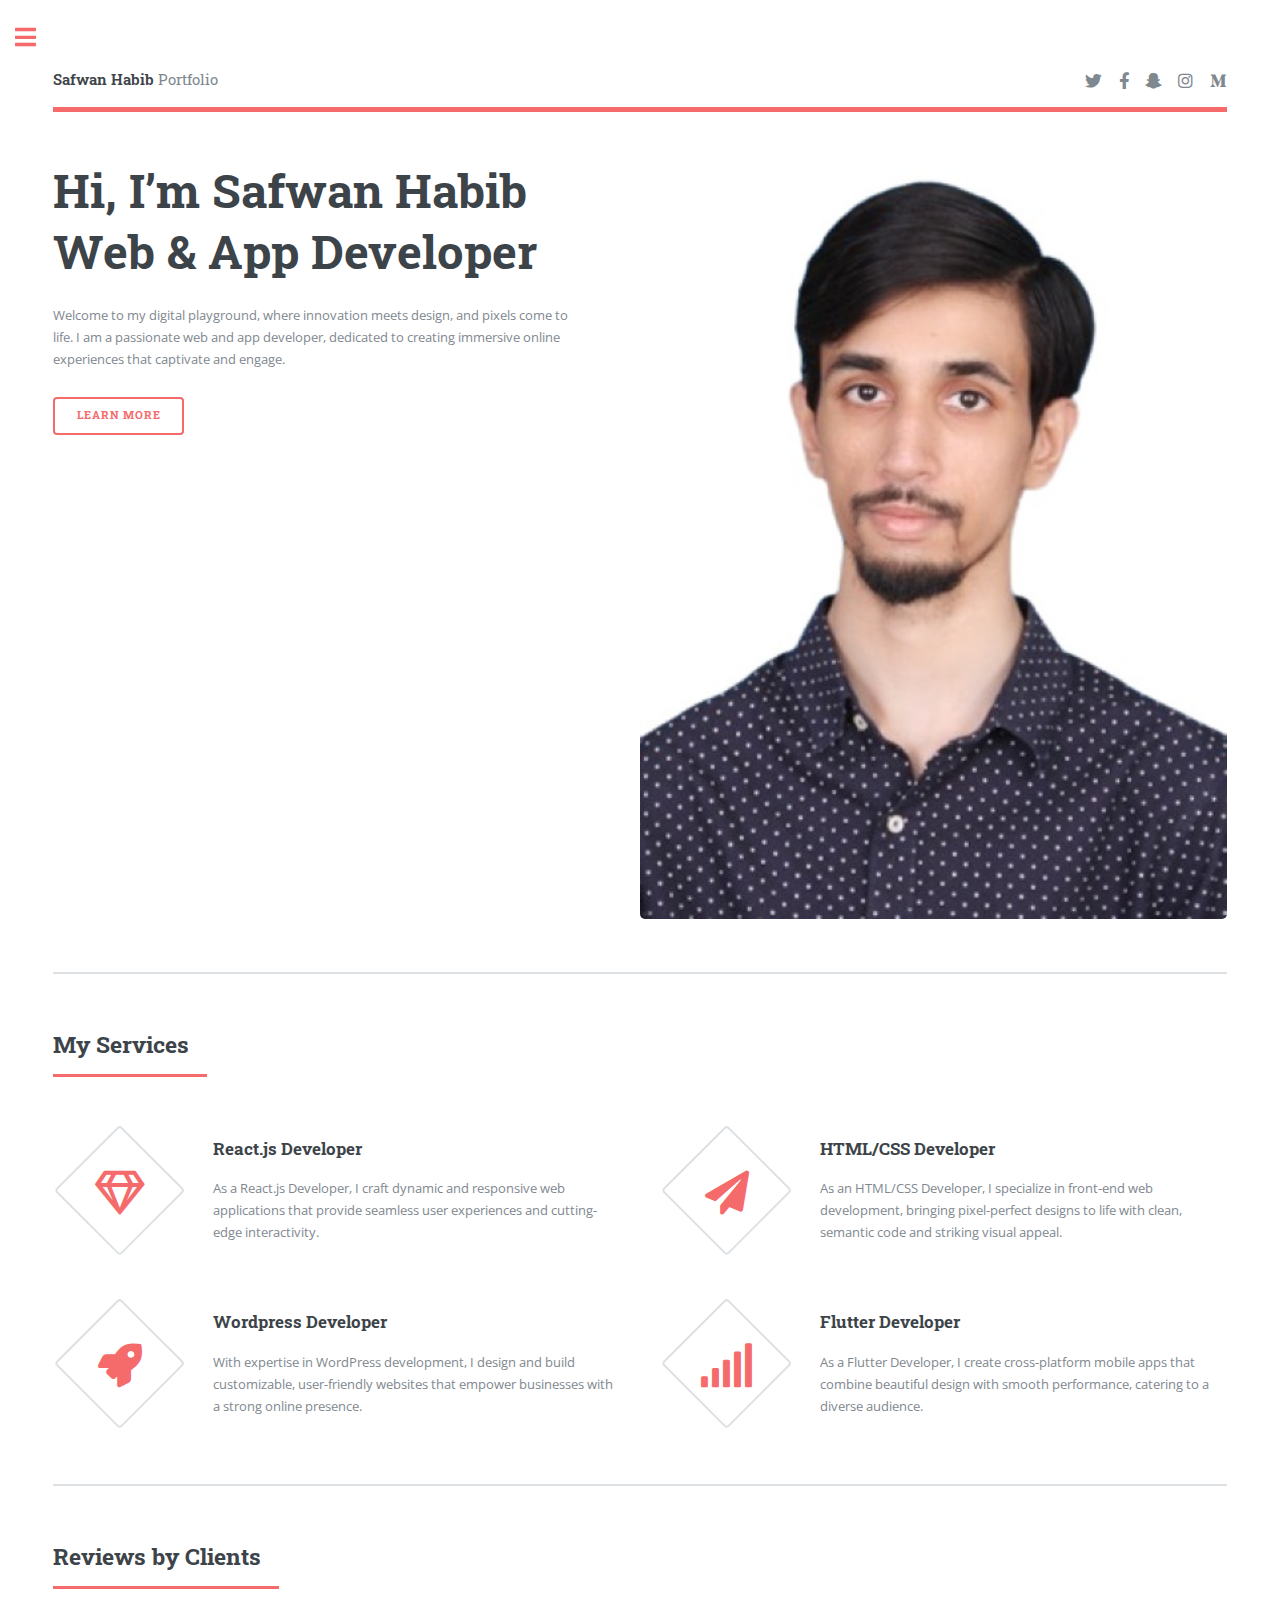
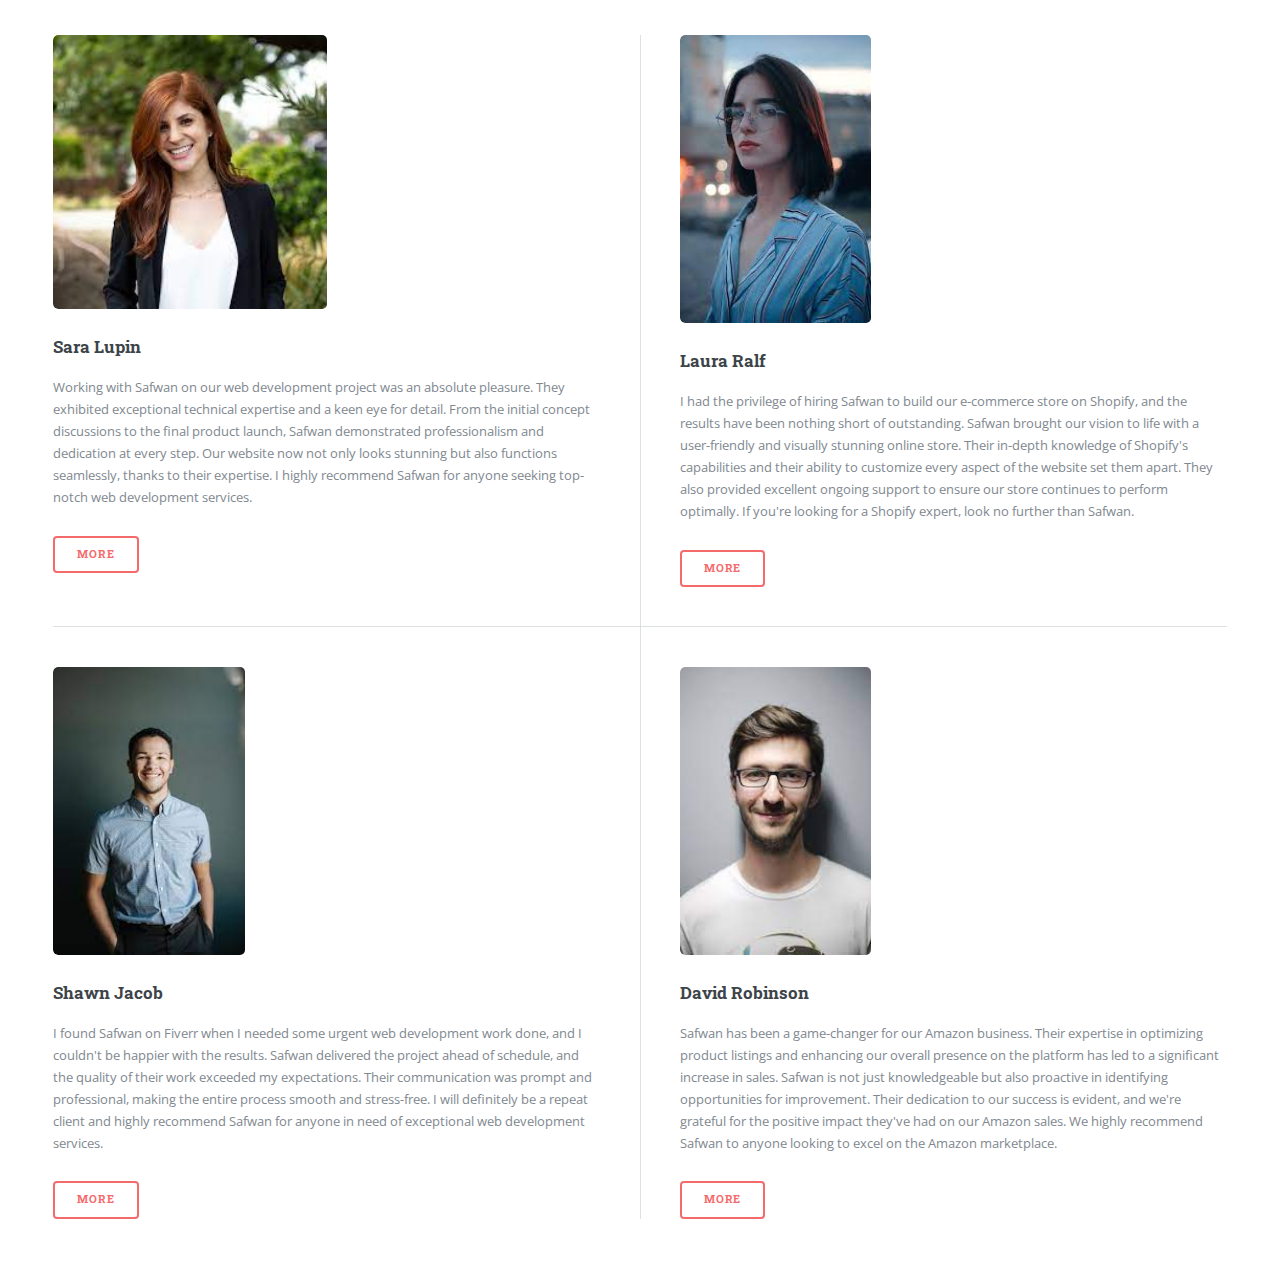
<file: index.html>
<!DOCTYPE HTML>
<!--
	Editorial by HTML5 UP
	html5up.net | @ajlkn
	Free for personal and commercial use under the CCA 3.0 license (html5up.net/license)
-->
<html>
	<head>
		<title>Safwan Habib Portfolio</title>
		<meta charset="utf-8" />
		<meta name="viewport" content="width=device-width, initial-scale=1, user-scalable=no" />
		<link rel="stylesheet" href="assets/css/main.css" />
	</head>
	<body class="is-preload">

		<!-- Wrapper -->
			<div id="wrapper">

				<!-- Main -->
					<div id="main">
						<div class="inner">

							<!-- Header -->
								<header id="header">
									<a href="index.html" class="logo"><strong>Safwan Habib</strong> Portfolio </a>
									<ul class="icons">
										<li><a href="#" class="icon brands fa-twitter"><span class="label">Twitter</span></a></li>
										<li><a href="#" class="icon brands fa-facebook-f"><span class="label">Facebook</span></a></li>
										<li><a href="#" class="icon brands fa-snapchat-ghost"><span class="label">Snapchat</span></a></li>
										<li><a href="#" class="icon brands fa-instagram"><span class="label">Instagram</span></a></li>
										<li><a href="#" class="icon brands fa-medium-m"><span class="label">Medium</span></a></li>
									</ul>
								</header>

							<!-- Banner -->
								<section id="banner">
									<div class="content">
										<header>
											<h1>Hi, I’m Safwan Habib<br />
											Web & App Developer</h1>
											<!-- <p>A free and fully responsive site template</p> -->
										</header>
										<p>
											Welcome to my digital playground, where innovation meets design, and pixels come to life.
										   I am a passionate web and app developer, dedicated to creating immersive online experiences that captivate and engage.</p>
										<ul class="actions">
											<li><a href="#" class="button big">Learn More</a></li>
										</ul>
									</div>
									<span class="image object">
										<img src="images/SafwanHabibpic.jpg" alt="" />
									</span>
								</section>

							<!-- Section -->
								<section>
									<header class="major">
										<h2>My Services</h2>
									</header>
									<div class="features">
										<article>
											<span class="icon fa-gem"></span>
											<div class="content">
												<h3>React.js Developer</h3>
												<p>As a React.js Developer, I craft dynamic and responsive web applications that provide seamless user experiences and cutting-edge interactivity.

												</p>
											</div>
										</article>
										<article>
											<span class="icon solid fa-paper-plane"></span>
											<div class="content">
												<h3>HTML/CSS Developer</h3>
												<p>As an HTML/CSS Developer, I specialize in front-end web development, bringing pixel-perfect designs to life with clean, semantic code and striking visual appeal.								</p>
											</div>
										</article>
										<article>
											<span class="icon solid fa-rocket"></span>
											<div class="content">
												<h3>Wordpress Developer</h3>
												<p>With expertise in WordPress development, I design and build customizable, user-friendly websites that empower businesses with a strong online presence.</p>
											</div>
										</article>
										<article>
											<span class="icon solid fa-signal"></span>
											<div class="content">
												<h3>Flutter Developer</h3>
												<p>As a Flutter Developer, I create cross-platform mobile apps that combine beautiful design with smooth performance, catering to a diverse audience.</p>
											</div>
										</article>
									</div>
								</section>

							<!-- Section -->
								<section>
									<header class="major">
										<h2>Reviews by Clients</h2>
									</header>
									<div class="posts">
										<article>
											<a href="#" class="image"><img src="images/profile2.jpg" alt="" style="height: 50%; width: 50%;"/></a>
											<h3>Sara Lupin</h3>
											<p>Working with Safwan on our web development project was an absolute pleasure. They exhibited exceptional technical expertise and a keen eye for detail. From the initial concept discussions to the final product launch, Safwan demonstrated professionalism and dedication at every step. Our website now not only looks stunning but also functions seamlessly, thanks to their expertise. I highly recommend Safwan for anyone seeking top-notch web development services.</p>
											<ul class="actions">
												<li><a href="#" class="button">More</a></li>
											</ul>
										</article>
										<article>
											<a href="#" class="image"><img src="images/profile3.jpg" alt="" style="height: 30.3%; width: 35%;"/></a>
											<h3>Laura Ralf</h3>
											<p>I had the privilege of hiring Safwan to build our e-commerce store on Shopify, and the results have been nothing short of outstanding. Safwan brought our vision to life with a user-friendly and visually stunning online store. Their in-depth knowledge of Shopify's capabilities and their ability to customize every aspect of the website set them apart. They also provided excellent ongoing support to ensure our store continues to perform optimally. If you're looking for a Shopify expert, look no further than Safwan.</p>
											<ul class="actions">
												<li><a href="#" class="button">More</a></li>
											</ul>
										</article>
										<article>
											<a href="#" class="image"><img src="images/profile4.jpg" alt="" style="height: 30.3%; width: 35%;" /></a>
											<h3>Shawn Jacob</h3>
											<p>I found Safwan on Fiverr when I needed some urgent web development work done, and I couldn't be happier with the results. Safwan delivered the project ahead of schedule, and the quality of their work exceeded my expectations. Their communication was prompt and professional, making the entire process smooth and stress-free. I will definitely be a repeat client and highly recommend Safwan for anyone in need of exceptional web development services.</p>
											<ul class="actions">
												<li><a href="#" class="button">More</a></li>
											</ul>
										</article>
										<article>
											<a href="#" class="image"><img src="images/profile5.jpg" alt="" style="height: 30.3%; width: 35%;"/></a>
											<h3>David Robinson</h3>
											<p>Safwan has been a game-changer for our Amazon business. Their expertise in optimizing product listings and enhancing our overall presence on the platform has led to a significant increase in sales. Safwan is not just knowledgeable but also proactive in identifying opportunities for improvement. Their dedication to our success is evident, and we're grateful for the positive impact they've had on our Amazon sales. We highly recommend Safwan to anyone looking to excel on the Amazon marketplace.</p>
											<ul class="actions">
												<li><a href="#" class="button">More</a></li>
											</ul>
										</article>
										<!-- <article>
											<a href="#" class="image"><img src="images/pic05.jpg" alt="" /></a>
											<h3>Feugiat lorem aenean</h3>
											<p>Aenean ornare velit lacus, ac varius enim lorem ullamcorper dolore. Proin aliquam facilisis ante interdum. Sed nulla amet lorem feugiat tempus aliquam.</p>
											<ul class="actions">
												<li><a href="#" class="button">More</a></li>
											</ul>
										</article>
										<article>
											<a href="#" class="image"><img src="images/pic06.jpg" alt="" /></a>
											<h3>Amet varius aliquam</h3>
											<p>Aenean ornare velit lacus, ac varius enim lorem ullamcorper dolore. Proin aliquam facilisis ante interdum. Sed nulla amet lorem feugiat tempus aliquam.</p>
											<ul class="actions">
												<li><a href="#" class="button">More</a></li>
											</ul>
										</article> -->
									</div>
								</section>

						</div>
					</div>

				<!-- Sidebar -->
					<div id="sidebar">
						<div class="inner">

							<!-- Search -->
								<section id="search" class="alt">
									<form method="post" action="#">
										<input type="text" name="query" id="query" placeholder="Search" />
									</form>
								</section>

							<!-- Menu -->
								<nav id="menu">
									<header class="major">
										<h2>Menu</h2>
									</header>
									<ul>
										<li><a href="index.html">Homepage</a></li>
										<li><a href="generic.html">My Experience</a></li>
										<li><a href="contact.html">Contact</a></li>
										<!-- <li>
											<span class="opener">Submenu</span>
											<ul>
												<li><a href="#">Lorem Dolor</a></li>
												<li><a href="#">Ipsum Adipiscing</a></li>
												<li><a href="#">Tempus Magna</a></li>
												<li><a href="#">Feugiat Veroeros</a></li>
											</ul>
										</li>
										<li><a href="#">Etiam Dolore</a></li>
										<li><a href="#">Adipiscing</a></li>
										<li>
											<span class="opener">Another Submenu</span>
											<ul>
												<li><a href="#">Lorem Dolor</a></li>
												<li><a href="#">Ipsum Adipiscing</a></li>
												<li><a href="#">Tempus Magna</a></li>
												<li><a href="#">Feugiat Veroeros</a></li>
											</ul>
										</li>
										<li><a href="#">Maximus Erat</a></li>
										<li><a href="#">Sapien Mauris</a></li>
										<li><a href="#">Amet Lacinia</a></li>
									</ul> -->
								</nav>

							<!-- Section -->
								<section>
									<header class="major">
										<h2>My Recent Projects</h2>
									</header>
									<div class="mini-posts">
										<article>
											<a href="#" class="image"><img src="images/ecommerce.png" alt="" /></a>
											<!-- <p>Aenean ornare velit lacus, ac varius enim lorem ullamcorper dolore aliquam.</p> -->
										</article>
										<article>
											<a href="#" class="image"><img src="images/musicapp.png" alt="" /></a>
											<!-- <p>Aenean ornare velit lacus, ac varius enim lorem ullamcorper dolore aliquam.</p> -->
										</article>
										<article>
											<a href="#" class="image"><img src="images/sidebar.png" alt="" /></a>
											<!-- <p>Aenean ornare velit lacus, ac varius enim lorem ullamcorper dolore aliquam.</p> -->
										</article>
									</div>
									<ul class="actions">
										<li><a href="#" class="button">More</a></li>
									</ul>
								</section>

							<!-- Section -->
								<section>
									<header class="major">
										<h2>Get in touch</h2>
									</header>
									<p>Getting in touch is the first step toward unlocking the potential of my diverse skill set. Whether you're looking to enhance your web presence with React.js or WordPress solutions, explore the mobile realm with Flutter apps, or fine-tune the visual aesthetics and functionality of your web projects through HTML and CSS, I'm here to collaborate and bring your ideas to life. I welcome the opportunity to discuss your unique needs and how my skills can contribute to your success. Feel free to reach out and let's embark on a journey of innovation together.</p>
									<ul class="contact">
										<li class="icon solid fa-envelope"><a href="#">e.techgenerations@gmail.com</a></li>
										<li class="icon solid fa-phone">+1(719) 455-4064</li>
										<!-- <li class="icon solid fa-home">1234 Somewhere Road #8254<br /> -->
										<!-- Nashville, TN 00000-0000</li> -->
									</ul>
								</section>

							<!-- Footer -->
								<footer id="footer">
									<p class="copyright">Powered By Safwan Habib.</p>
								</footer>

						</div>
					</div>

			</div>

		<!-- Scripts -->
			<script src="assets/js/jquery.min.js"></script>
			<script src="assets/js/browser.min.js"></script>
			<script src="assets/js/breakpoints.min.js"></script>
			<script src="assets/js/util.js"></script>
			<script src="assets/js/main.js"></script>

	</body>
</html>
</file>
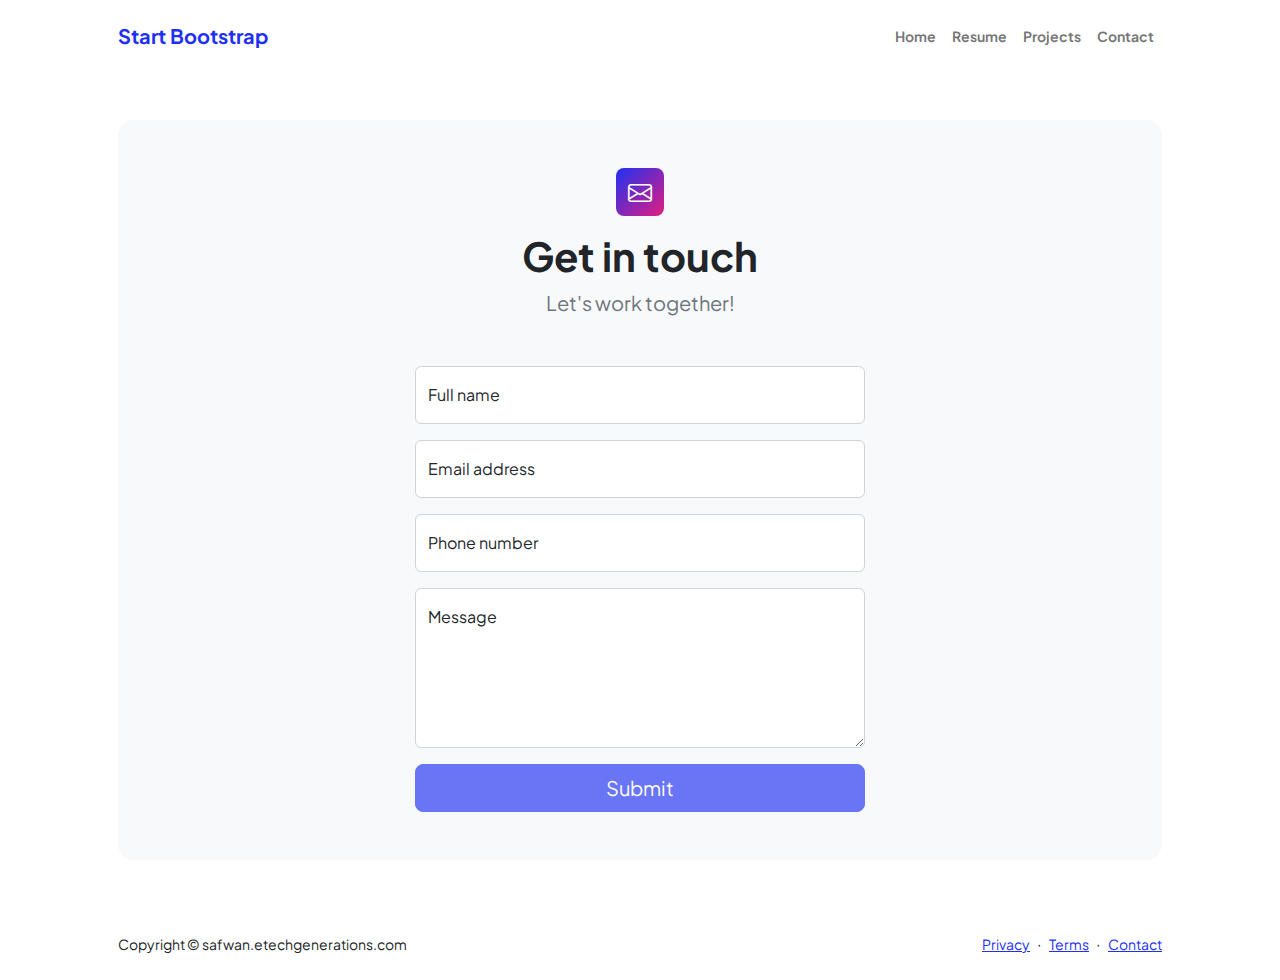
<file: contact.html>
<!DOCTYPE html>
<html lang="en">
    <head>
        <meta charset="utf-8" />
        <meta name="viewport" content="width=device-width, initial-scale=1, shrink-to-fit=no" />
        <meta name="description" content />
        <meta name="author" content />
        <title>Modern Business </title>
        <!-- Favicon-->
        <link rel="icon" type="image/x-icon" href="assets/favicon.ico" />
        <!-- Custom Google font-->
        <link rel="preconnect" href="https://fonts.googleapis.com" />
        <link rel="preconnect" href="https://fonts.gstatic.com" crossorigin />
        <link href="https://fonts.googleapis.com/css2?family=Plus+Jakarta+Sans:wght@100;200;300;400;500;600;700;800;900&amp;display=swap" rel="stylesheet" />
        <!-- Bootstrap icons-->
        <link href="https://cdn.jsdelivr.net/npm/bootstrap-icons@1.8.1/font/bootstrap-icons.css" rel="stylesheet" />
        <!-- Core theme CSS (includes Bootstrap)-->
        <link href="css/styles.css" rel="stylesheet" />
    </head>
    <body class="d-flex flex-column">
        <main class="flex-shrink-0">
            <!-- Navigation-->
            <nav class="navbar navbar-expand-lg navbar-light bg-white py-3">
                <div class="container px-5">
                    <a class="navbar-brand" href="index.html"><span class="fw-bolder text-primary">Start Bootstrap</span></a>
                    <button class="navbar-toggler" type="button" data-bs-toggle="collapse" data-bs-target="#navbarSupportedContent" aria-controls="navbarSupportedContent" aria-expanded="false" aria-label="Toggle navigation"><span class="navbar-toggler-icon"></span></button>
                    <div class="collapse navbar-collapse" id="navbarSupportedContent">
                        <ul class="navbar-nav ms-auto mb-2 mb-lg-0 small fw-bolder">
                            <li class="nav-item"><a class="nav-link" href="index.html">Home</a></li>
                            <li class="nav-item"><a class="nav-link" href="resume.html">Resume</a></li>
                            <li class="nav-item"><a class="nav-link" href="projects.html">Projects</a></li>
                            <li class="nav-item"><a class="nav-link" href="contact.html">Contact</a></li>
                        </ul>
                    </div>
                </div>
            </nav>
            <!-- Page content-->
            <section class="py-5">
                <div class="container px-5">
                    <!-- Contact form-->
                    <div class="bg-light rounded-4 py-5 px-4 px-md-5">
                        <div class="text-center mb-5">
                            <div class="feature bg-primary bg-gradient-primary-to-secondary text-white rounded-3 mb-3"><i class="bi bi-envelope"></i></div>
                            <h1 class="fw-bolder">Get in touch</h1>
                            <p class="lead fw-normal text-muted mb-0">Let's work together!</p>
                        </div>
                        <div class="row gx-5 justify-content-center">
                            <div class="col-lg-8 col-xl-6">
                                <!-- * * * * * * * * * * * * * * *-->
                                <!-- * * SB Forms Contact Form * *-->
                                <!-- * * * * * * * * * * * * * * *-->
                                <!-- This form is pre-integrated with SB Forms.-->
                                <!-- To make this form functional, sign up at-->
                                <!-- https://startbootstrap.com/solution/contact-forms-->
                                <!-- to get an API token!-->
                                <form id="contactForm" data-sb-form-api-token="API_TOKEN">
                                    <!-- Name input-->
                                    <div class="form-floating mb-3">
                                        <input class="form-control" id="name" type="text" placeholder="Enter your name..." data-sb-validations="required" />
                                        <label for="name">Full name</label>
                                        <div class="invalid-feedback" data-sb-feedback="name:required">A name is required.</div>
                                    </div>
                                    <!-- Email address input-->
                                    <div class="form-floating mb-3">
                                        <input class="form-control" id="email" type="email" placeholder="name@example.com" data-sb-validations="required,email" />
                                        <label for="email">Email address</label>
                                        <div class="invalid-feedback" data-sb-feedback="email:required">An email is required.</div>
                                        <div class="invalid-feedback" data-sb-feedback="email:email">Email is not valid.</div>
                                    </div>
                                    <!-- Phone number input-->
                                    <div class="form-floating mb-3">
                                        <input class="form-control" id="phone" type="tel" placeholder="(123) 456-7890" data-sb-validations="required" />
                                        <label for="phone">Phone number</label>
                                        <div class="invalid-feedback" data-sb-feedback="phone:required">A phone number is required.</div>
                                    </div>
                                    <!-- Message input-->
                                    <div class="form-floating mb-3">
                                        <textarea class="form-control" id="message" type="text" placeholder="Enter your message here..." style="height: 10rem" data-sb-validations="required"></textarea>
                                        <label for="message">Message</label>
                                        <div class="invalid-feedback" data-sb-feedback="message:required">A message is required.</div>
                                    </div>
                                    <!-- Submit success message-->
                                    <!---->
                                    <!-- This is what your users will see when the form-->
                                    <!-- has successfully submitted-->
                                    <div class="d-none" id="submitSuccessMessage">
                                        <div class="text-center mb-3">
                                            <div class="fw-bolder">Form submission successful!</div>
                                            To activate this form, sign up at
                                            <br />
                                            <a href="https://startbootstrap.com/solution/contact-forms">https://startbootstrap.com/solution/contact-forms</a>
                                        </div>
                                    </div>
                                    <!-- Submit error message-->
                                    <!---->
                                    <!-- This is what your users will see when there is-->
                                    <!-- an error submitting the form-->
                                    <div class="d-none" id="submitErrorMessage"><div class="text-center text-danger mb-3">Error sending message!</div></div>
                                    <!-- Submit Button-->
                                    <div class="d-grid"><button class="btn btn-primary btn-lg disabled" id="submitButton" type="submit">Submit</button></div>
                                </form>
                            </div>
                        </div>
                    </div>
                </div>
            </section>
        </main>
        <!-- Footer-->
        <footer class="bg-white py-4 mt-auto">
            <div class="container px-5">
                <div class="row align-items-center justify-content-between flex-column flex-sm-row">
                    <div class="col-auto"><div class="small m-0">Copyright &copy; safwan.etechgenerations.com</div></div>
                    <div class="col-auto">
                        <a class="small" href="#!">Privacy</a>
                        <span class="mx-1">&middot;</span>
                        <a class="small" href="#!">Terms</a>
                        <span class="mx-1">&middot;</span>
                        <a class="small" href="#!">Contact</a>
                    </div>
                </div>
            </div>
        </footer>
        <!-- Bootstrap core JS-->
        <script src="https://cdn.jsdelivr.net/npm/bootstrap@5.2.3/dist/js/bootstrap.bundle.min.js"></script>
        <!-- Core theme JS-->
        <script src="js/scripts.js"></script>
        <!-- * * * * * * * * * * * * * * * * * * * * * * * * * * * * * * * * * * * * * * * *-->
        <!-- * *                               SB Forms JS                               * *-->
        <!-- * * Activate your form at https://startbootstrap.com/solution/contact-forms * *-->
        <!-- * * * * * * * * * * * * * * * * * * * * * * * * * * * * * * * * * * * * * * * *-->
        <script src="https://cdn.startbootstrap.com/sb-forms-latest.js"></script>
    </body>
</html>
</file>
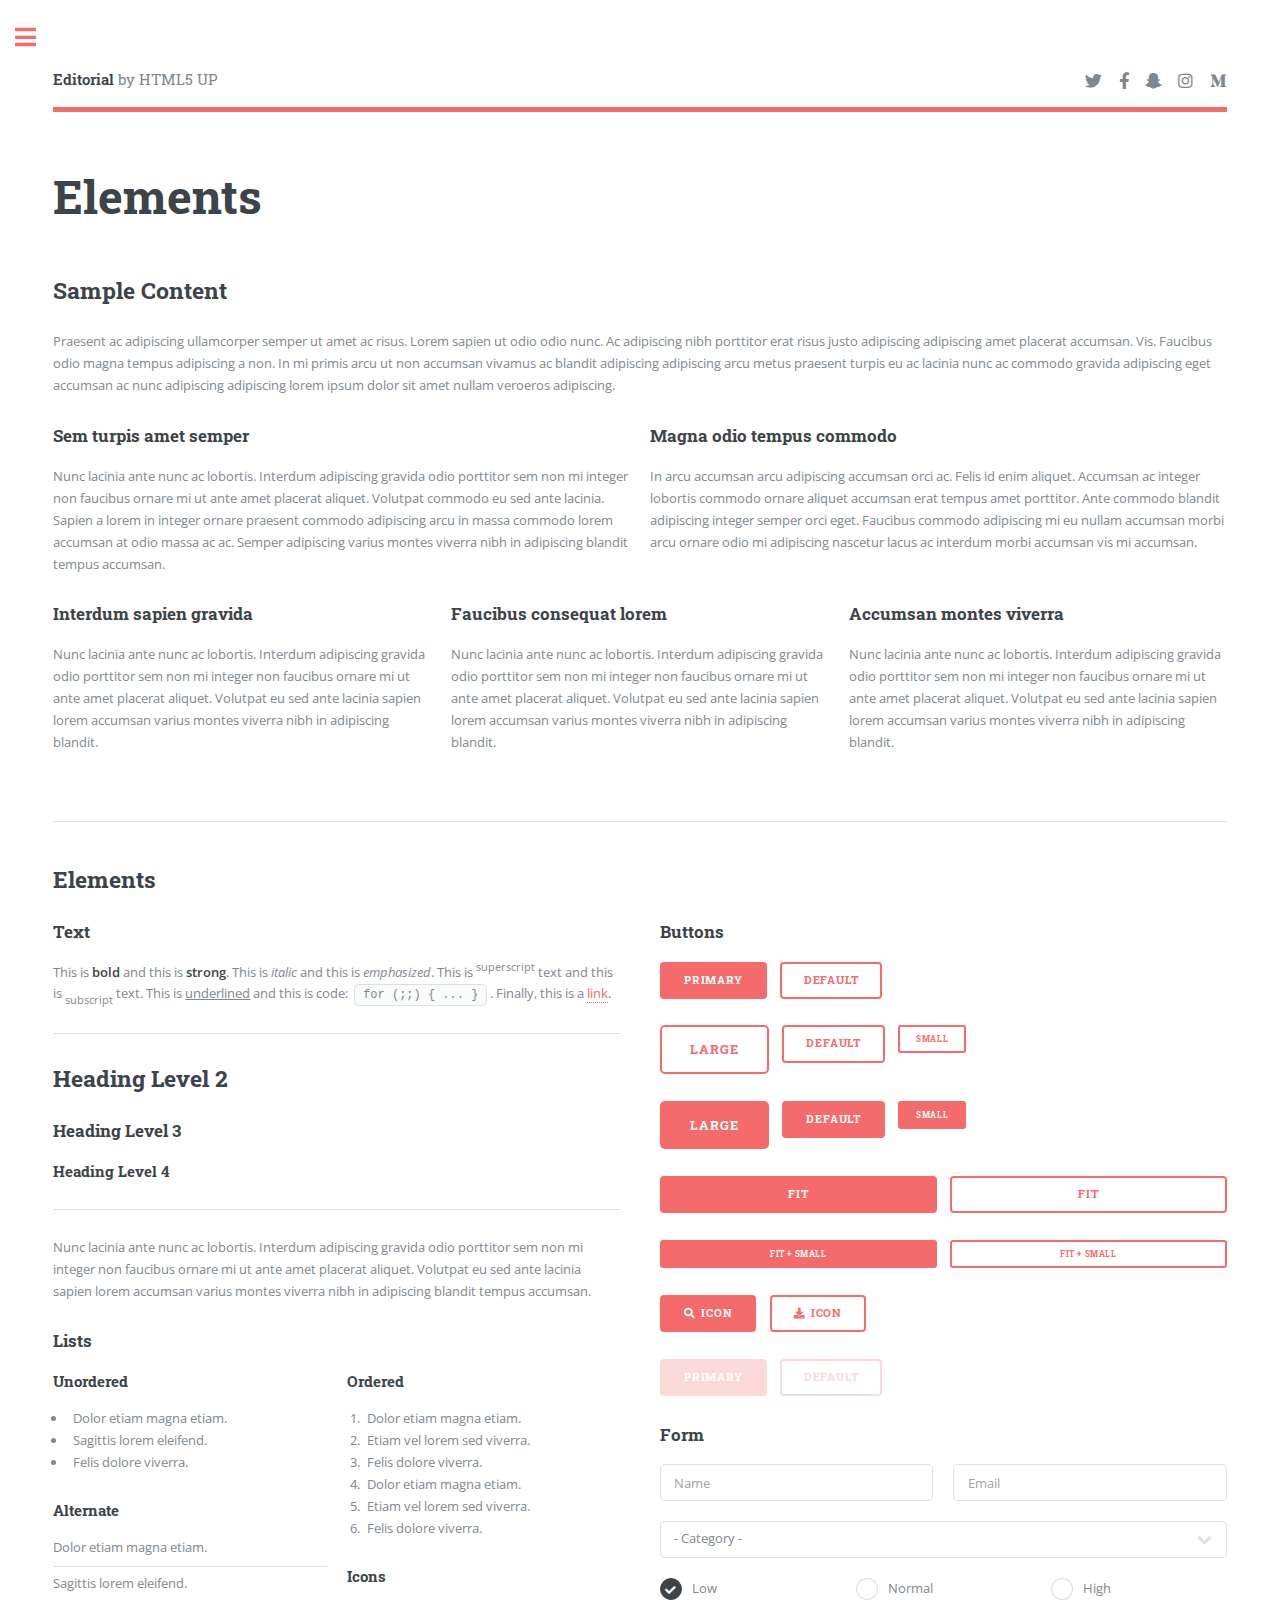
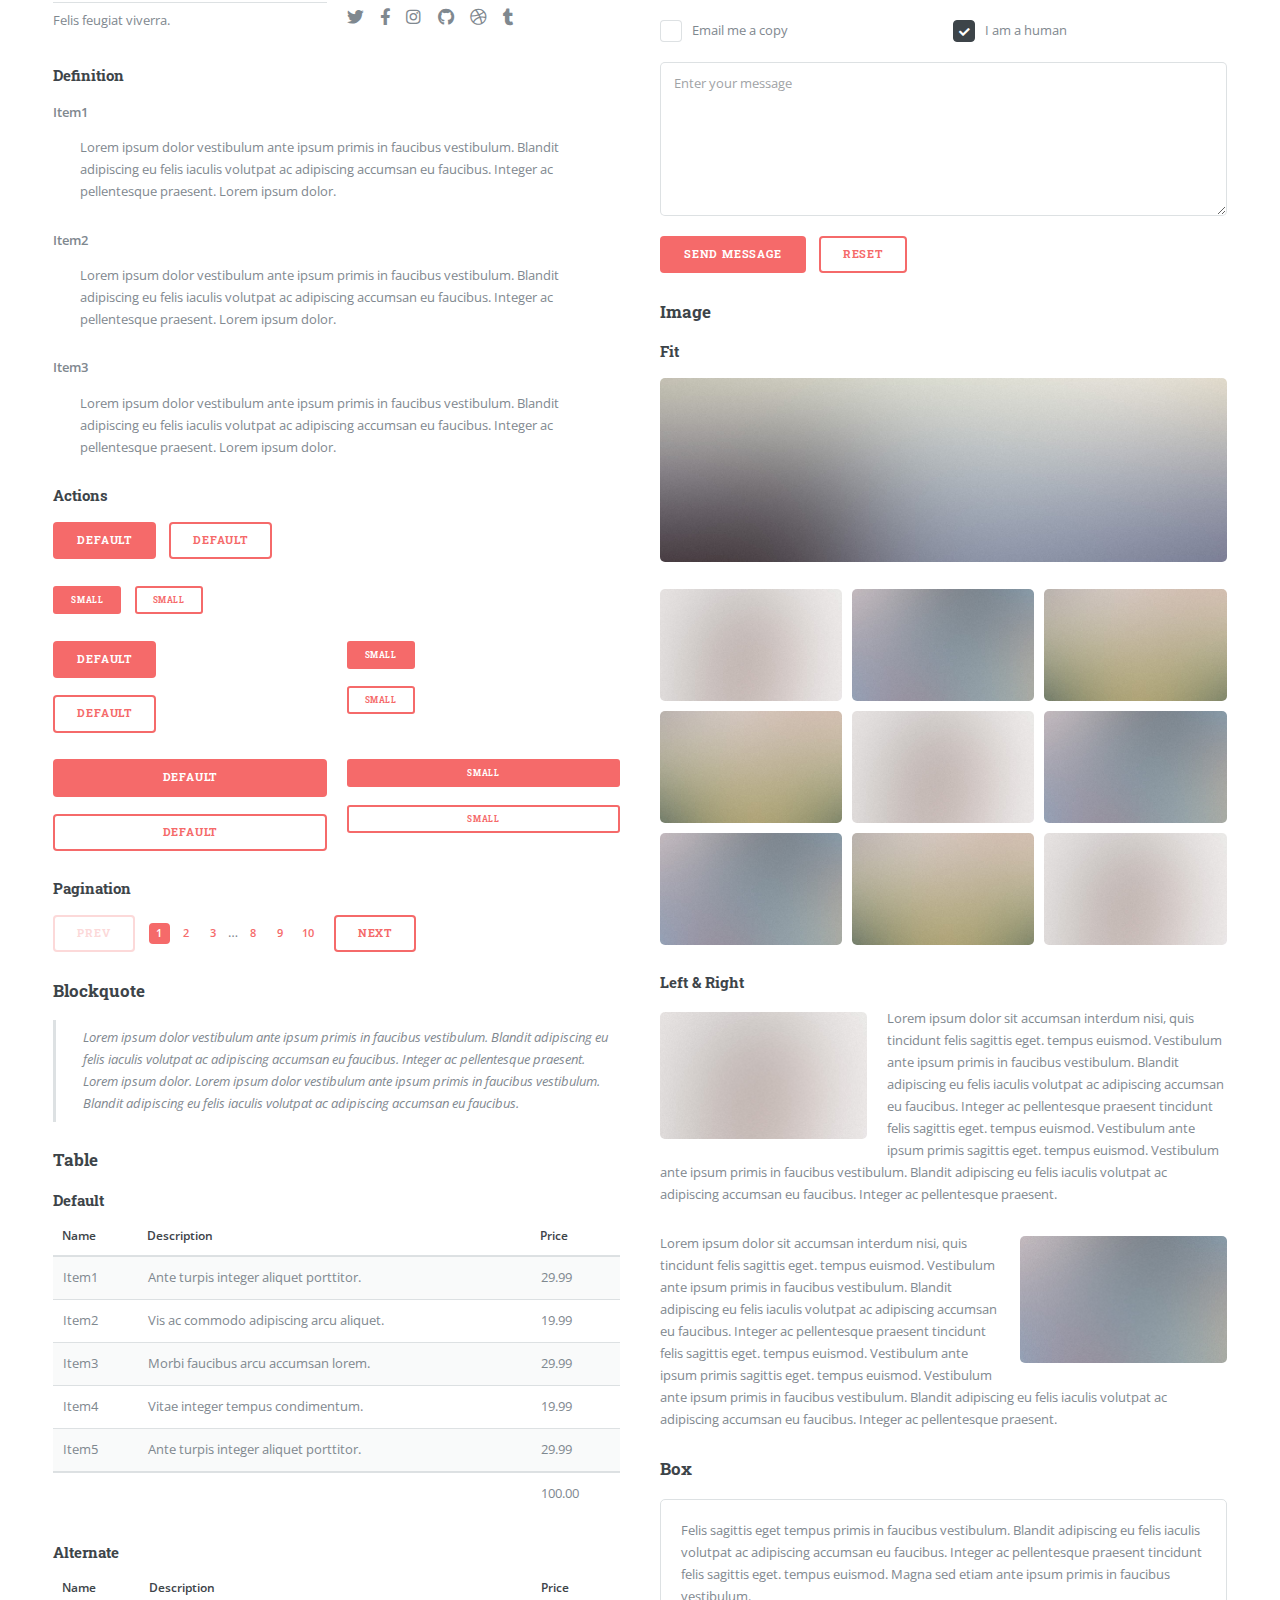
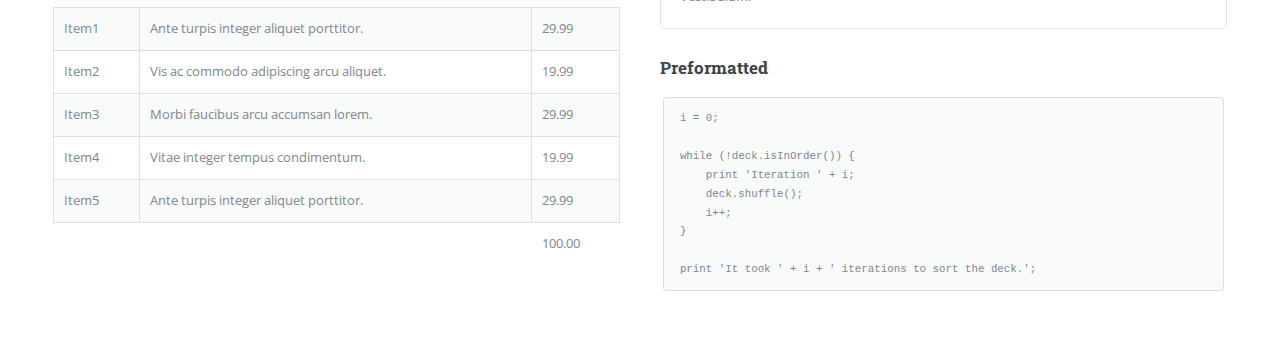
<file: elements.html>
<!DOCTYPE HTML>
<!--
	Editorial by HTML5 UP
	html5up.net | @ajlkn
	Free for personal and commercial use under the CCA 3.0 license (html5up.net/license)
-->
<html>
	<head>
		<title>Elements - Editorial by HTML5 UP</title>
		<meta charset="utf-8" />
		<meta name="viewport" content="width=device-width, initial-scale=1, user-scalable=no" />
		<link rel="stylesheet" href="assets/css/main.css" />
	</head>
	<body class="is-preload">

		<!-- Wrapper -->
			<div id="wrapper">

				<!-- Main -->
					<div id="main">
						<div class="inner">

							<!-- Header -->
								<header id="header">
									<a href="index.html" class="logo"><strong>Editorial</strong> by HTML5 UP</a>
									<ul class="icons">
										<li><a href="#" class="icon brands fa-twitter"><span class="label">Twitter</span></a></li>
										<li><a href="#" class="icon brands fa-facebook-f"><span class="label">Facebook</span></a></li>
										<li><a href="#" class="icon brands fa-snapchat-ghost"><span class="label">Snapchat</span></a></li>
										<li><a href="#" class="icon brands fa-instagram"><span class="label">Instagram</span></a></li>
										<li><a href="#" class="icon brands fa-medium-m"><span class="label">Medium</span></a></li>
									</ul>
								</header>

							<!-- Content -->
								<section>
									<header class="main">
										<h1>Elements</h1>
									</header>

									<!-- Content -->
										<h2 id="content">Sample Content</h2>
										<p>Praesent ac adipiscing ullamcorper semper ut amet ac risus. Lorem sapien ut odio odio nunc. Ac adipiscing nibh porttitor erat risus justo adipiscing adipiscing amet placerat accumsan. Vis. Faucibus odio magna tempus adipiscing a non. In mi primis arcu ut non accumsan vivamus ac blandit adipiscing adipiscing arcu metus praesent turpis eu ac lacinia nunc ac commodo gravida adipiscing eget accumsan ac nunc adipiscing adipiscing lorem ipsum dolor sit amet nullam veroeros adipiscing.</p>
										<div class="row">
											<div class="col-6 col-12-small">
												<h3>Sem turpis amet semper</h3>
												<p>Nunc lacinia ante nunc ac lobortis. Interdum adipiscing gravida odio porttitor sem non mi integer non faucibus ornare mi ut ante amet placerat aliquet. Volutpat commodo eu sed ante lacinia. Sapien a lorem in integer ornare praesent commodo adipiscing arcu in massa commodo lorem accumsan at odio massa ac ac. Semper adipiscing varius montes viverra nibh in adipiscing blandit tempus accumsan.</p>
											</div>
											<div class="col-6 col-12-small">
												<h3>Magna odio tempus commodo</h3>
												<p>In arcu accumsan arcu adipiscing accumsan orci ac. Felis id enim aliquet. Accumsan ac integer lobortis commodo ornare aliquet accumsan erat tempus amet porttitor. Ante commodo blandit adipiscing integer semper orci eget. Faucibus commodo adipiscing mi eu nullam accumsan morbi arcu ornare odio mi adipiscing nascetur lacus ac interdum morbi accumsan vis mi accumsan.</p>
											</div>
											<!-- Break -->
											<div class="col-4 col-12-medium">
												<h3>Interdum sapien gravida</h3>
												<p>Nunc lacinia ante nunc ac lobortis. Interdum adipiscing gravida odio porttitor sem non mi integer non faucibus ornare mi ut ante amet placerat aliquet. Volutpat eu sed ante lacinia sapien lorem accumsan varius montes viverra nibh in adipiscing blandit.</p>
											</div>
											<div class="col-4 col-12-medium">
												<h3>Faucibus consequat lorem</h3>
												<p>Nunc lacinia ante nunc ac lobortis. Interdum adipiscing gravida odio porttitor sem non mi integer non faucibus ornare mi ut ante amet placerat aliquet. Volutpat eu sed ante lacinia sapien lorem accumsan varius montes viverra nibh in adipiscing blandit.</p>
											</div>
											<div class="col-4 col-12-medium">
												<h3>Accumsan montes viverra</h3>
												<p>Nunc lacinia ante nunc ac lobortis. Interdum adipiscing gravida odio porttitor sem non mi integer non faucibus ornare mi ut ante amet placerat aliquet. Volutpat eu sed ante lacinia sapien lorem accumsan varius montes viverra nibh in adipiscing blandit.</p>
											</div>
										</div>

									<hr class="major" />

									<!-- Elements -->
										<h2 id="elements">Elements</h2>
										<div class="row gtr-200">
											<div class="col-6 col-12-medium">

												<!-- Text stuff -->
													<h3>Text</h3>
													<p>This is <b>bold</b> and this is <strong>strong</strong>. This is <i>italic</i> and this is <em>emphasized</em>.
													This is <sup>superscript</sup> text and this is <sub>subscript</sub> text.
													This is <u>underlined</u> and this is code: <code>for (;;) { ... }</code>.
													Finally, this is a <a href="#">link</a>.</p>
													<hr />
													<h2>Heading Level 2</h2>
													<h3>Heading Level 3</h3>
													<h4>Heading Level 4</h4>
													<hr />
													<p>Nunc lacinia ante nunc ac lobortis. Interdum adipiscing gravida odio porttitor sem non mi integer non faucibus ornare mi ut ante amet placerat aliquet. Volutpat eu sed ante lacinia sapien lorem accumsan varius montes viverra nibh in adipiscing blandit tempus accumsan.</p>

												<!-- Lists -->
													<h3>Lists</h3>
													<div class="row">
														<div class="col-6 col-12-small">

															<h4>Unordered</h4>
															<ul>
																<li>Dolor etiam magna etiam.</li>
																<li>Sagittis lorem eleifend.</li>
																<li>Felis dolore viverra.</li>
															</ul>

															<h4>Alternate</h4>
															<ul class="alt">
																<li>Dolor etiam magna etiam.</li>
																<li>Sagittis lorem eleifend.</li>
																<li>Felis feugiat viverra.</li>
															</ul>

														</div>
														<div class="col-6 col-12-small">

															<h4>Ordered</h4>
															<ol>
																<li>Dolor etiam magna etiam.</li>
																<li>Etiam vel lorem sed viverra.</li>
																<li>Felis dolore viverra.</li>
																<li>Dolor etiam magna etiam.</li>
																<li>Etiam vel lorem sed viverra.</li>
																<li>Felis dolore viverra.</li>
															</ol>

															<h4>Icons</h4>
															<ul class="icons">
																<li><a href="#" class="icon brands fa-twitter"><span class="label">Twitter</span></a></li>
																<li><a href="#" class="icon brands fa-facebook-f"><span class="label">Facebook</span></a></li>
																<li><a href="#" class="icon brands fa-instagram"><span class="label">Instagram</span></a></li>
																<li><a href="#" class="icon brands fa-github"><span class="label">Github</span></a></li>
																<li><a href="#" class="icon brands fa-dribbble"><span class="label">Dribbble</span></a></li>
																<li><a href="#" class="icon brands fa-tumblr"><span class="label">Tumblr</span></a></li>
															</ul>

														</div>
													</div>
													<h4>Definition</h4>
													<dl>
														<dt>Item1</dt>
														<dd>
															<p>Lorem ipsum dolor vestibulum ante ipsum primis in faucibus vestibulum. Blandit adipiscing eu felis iaculis volutpat ac adipiscing accumsan eu faucibus. Integer ac pellentesque praesent. Lorem ipsum dolor.</p>
														</dd>
														<dt>Item2</dt>
														<dd>
															<p>Lorem ipsum dolor vestibulum ante ipsum primis in faucibus vestibulum. Blandit adipiscing eu felis iaculis volutpat ac adipiscing accumsan eu faucibus. Integer ac pellentesque praesent. Lorem ipsum dolor.</p>
														</dd>
														<dt>Item3</dt>
														<dd>
															<p>Lorem ipsum dolor vestibulum ante ipsum primis in faucibus vestibulum. Blandit adipiscing eu felis iaculis volutpat ac adipiscing accumsan eu faucibus. Integer ac pellentesque praesent. Lorem ipsum dolor.</p>
														</dd>
													</dl>

													<h4>Actions</h4>
													<ul class="actions">
														<li><a href="#" class="button primary">Default</a></li>
														<li><a href="#" class="button">Default</a></li>
													</ul>
													<ul class="actions small">
														<li><a href="#" class="button primary small">Small</a></li>
														<li><a href="#" class="button small">Small</a></li>
													</ul>
													<div class="row">
														<div class="col-6 col-12-small">
															<ul class="actions stacked">
																<li><a href="#" class="button primary">Default</a></li>
																<li><a href="#" class="button">Default</a></li>
															</ul>
														</div>
														<div class="col-6 col-12-small">
															<ul class="actions stacked">
																<li><a href="#" class="button primary small">Small</a></li>
																<li><a href="#" class="button small">Small</a></li>
															</ul>
														</div>
														<div class="col-6 col-12-small">
															<ul class="actions stacked">
																<li><a href="#" class="button primary fit">Default</a></li>
																<li><a href="#" class="button fit">Default</a></li>
															</ul>
														</div>
														<div class="col-6 col-12-small">
															<ul class="actions stacked">
																<li><a href="#" class="button primary small fit">Small</a></li>
																<li><a href="#" class="button small fit">Small</a></li>
															</ul>
														</div>
													</div>

													<h4>Pagination</h4>
													<ul class="pagination">
														<li><span class="button disabled">Prev</span></li>
														<li><a href="#" class="page active">1</a></li>
														<li><a href="#" class="page">2</a></li>
														<li><a href="#" class="page">3</a></li>
														<li><span>&hellip;</span></li>
														<li><a href="#" class="page">8</a></li>
														<li><a href="#" class="page">9</a></li>
														<li><a href="#" class="page">10</a></li>
														<li><a href="#" class="button">Next</a></li>
													</ul>

												<!-- Blockquote -->
													<h3>Blockquote</h3>
													<blockquote>Lorem ipsum dolor vestibulum ante ipsum primis in faucibus vestibulum. Blandit adipiscing eu felis iaculis volutpat ac adipiscing accumsan eu faucibus. Integer ac pellentesque praesent. Lorem ipsum dolor. Lorem ipsum dolor vestibulum ante ipsum primis in faucibus vestibulum. Blandit adipiscing eu felis iaculis volutpat ac adipiscing accumsan eu faucibus.</blockquote>

												<!-- Table -->
													<h3>Table</h3>

													<h4>Default</h4>
													<div class="table-wrapper">
														<table>
															<thead>
																<tr>
																	<th>Name</th>
																	<th>Description</th>
																	<th>Price</th>
																</tr>
															</thead>
															<tbody>
																<tr>
																	<td>Item1</td>
																	<td>Ante turpis integer aliquet porttitor.</td>
																	<td>29.99</td>
																</tr>
																<tr>
																	<td>Item2</td>
																	<td>Vis ac commodo adipiscing arcu aliquet.</td>
																	<td>19.99</td>
																</tr>
																<tr>
																	<td>Item3</td>
																	<td> Morbi faucibus arcu accumsan lorem.</td>
																	<td>29.99</td>
																</tr>
																<tr>
																	<td>Item4</td>
																	<td>Vitae integer tempus condimentum.</td>
																	<td>19.99</td>
																</tr>
																<tr>
																	<td>Item5</td>
																	<td>Ante turpis integer aliquet porttitor.</td>
																	<td>29.99</td>
																</tr>
															</tbody>
															<tfoot>
																<tr>
																	<td colspan="2"></td>
																	<td>100.00</td>
																</tr>
															</tfoot>
														</table>
													</div>

													<h4>Alternate</h4>
													<div class="table-wrapper">
														<table class="alt">
															<thead>
																<tr>
																	<th>Name</th>
																	<th>Description</th>
																	<th>Price</th>
																</tr>
															</thead>
															<tbody>
																<tr>
																	<td>Item1</td>
																	<td>Ante turpis integer aliquet porttitor.</td>
																	<td>29.99</td>
																</tr>
																<tr>
																	<td>Item2</td>
																	<td>Vis ac commodo adipiscing arcu aliquet.</td>
																	<td>19.99</td>
																</tr>
																<tr>
																	<td>Item3</td>
																	<td> Morbi faucibus arcu accumsan lorem.</td>
																	<td>29.99</td>
																</tr>
																<tr>
																	<td>Item4</td>
																	<td>Vitae integer tempus condimentum.</td>
																	<td>19.99</td>
																</tr>
																<tr>
																	<td>Item5</td>
																	<td>Ante turpis integer aliquet porttitor.</td>
																	<td>29.99</td>
																</tr>
															</tbody>
															<tfoot>
																<tr>
																	<td colspan="2"></td>
																	<td>100.00</td>
																</tr>
															</tfoot>
														</table>
													</div>

											</div>
											<div class="col-6 col-12-medium">

												<!-- Buttons -->
													<h3>Buttons</h3>
													<ul class="actions">
														<li><a href="#" class="button primary">Primary</a></li>
														<li><a href="#" class="button">Default</a></li>
													</ul>
													<ul class="actions">
														<li><a href="#" class="button large">Large</a></li>
														<li><a href="#" class="button">Default</a></li>
														<li><a href="#" class="button small">Small</a></li>
													</ul>
													<ul class="actions">
														<li><a href="#" class="button primary large">Large</a></li>
														<li><a href="#" class="button primary">Default</a></li>
														<li><a href="#" class="button primary small">Small</a></li>
													</ul>
													<ul class="actions fit">
														<li><a href="#" class="button primary fit">Fit</a></li>
														<li><a href="#" class="button fit">Fit</a></li>
													</ul>
													<ul class="actions fit small">
														<li><a href="#" class="button primary fit small">Fit + Small</a></li>
														<li><a href="#" class="button fit small">Fit + Small</a></li>
													</ul>
													<ul class="actions">
														<li><a href="#" class="button primary icon solid fa-search">Icon</a></li>
														<li><a href="#" class="button icon solid fa-download">Icon</a></li>
													</ul>
													<ul class="actions">
														<li><span class="button primary disabled">Primary</span></li>
														<li><span class="button disabled">Default</span></li>
													</ul>

												<!-- Form -->
													<h3>Form</h3>

													<form method="post" action="#">
														<div class="row gtr-uniform">
															<div class="col-6 col-12-xsmall">
																<input type="text" name="demo-name" id="demo-name" value="" placeholder="Name" />
															</div>
															<div class="col-6 col-12-xsmall">
																<input type="email" name="demo-email" id="demo-email" value="" placeholder="Email" />
															</div>
															<!-- Break -->
															<div class="col-12">
																<select name="demo-category" id="demo-category">
																	<option value="">- Category -</option>
																	<option value="1">Manufacturing</option>
																	<option value="1">Shipping</option>
																	<option value="1">Administration</option>
																	<option value="1">Human Resources</option>
																</select>
															</div>
															<!-- Break -->
															<div class="col-4 col-12-small">
																<input type="radio" id="demo-priority-low" name="demo-priority" checked>
																<label for="demo-priority-low">Low</label>
															</div>
															<div class="col-4 col-12-small">
																<input type="radio" id="demo-priority-normal" name="demo-priority">
																<label for="demo-priority-normal">Normal</label>
															</div>
															<div class="col-4 col-12-small">
																<input type="radio" id="demo-priority-high" name="demo-priority">
																<label for="demo-priority-high">High</label>
															</div>
															<!-- Break -->
															<div class="col-6 col-12-small">
																<input type="checkbox" id="demo-copy" name="demo-copy">
																<label for="demo-copy">Email me a copy</label>
															</div>
															<div class="col-6 col-12-small">
																<input type="checkbox" id="demo-human" name="demo-human" checked>
																<label for="demo-human">I am a human</label>
															</div>
															<!-- Break -->
															<div class="col-12">
																<textarea name="demo-message" id="demo-message" placeholder="Enter your message" rows="6"></textarea>
															</div>
															<!-- Break -->
															<div class="col-12">
																<ul class="actions">
																	<li><input type="submit" value="Send Message" class="primary" /></li>
																	<li><input type="reset" value="Reset" /></li>
																</ul>
															</div>
														</div>
													</form>

												<!-- Image -->
													<h3>Image</h3>

													<h4>Fit</h4>
													<span class="image fit"><img src="images/pic11.jpg" alt="" /></span>
													<div class="box alt">
														<div class="row gtr-50 gtr-uniform">
															<div class="col-4"><span class="image fit"><img src="images/pic01.jpg" alt="" /></span></div>
															<div class="col-4"><span class="image fit"><img src="images/pic02.jpg" alt="" /></span></div>
															<div class="col-4"><span class="image fit"><img src="images/pic03.jpg" alt="" /></span></div>
															<!-- Break -->
															<div class="col-4"><span class="image fit"><img src="images/pic03.jpg" alt="" /></span></div>
															<div class="col-4"><span class="image fit"><img src="images/pic01.jpg" alt="" /></span></div>
															<div class="col-4"><span class="image fit"><img src="images/pic02.jpg" alt="" /></span></div>
															<!-- Break -->
															<div class="col-4"><span class="image fit"><img src="images/pic02.jpg" alt="" /></span></div>
															<div class="col-4"><span class="image fit"><img src="images/pic03.jpg" alt="" /></span></div>
															<div class="col-4"><span class="image fit"><img src="images/pic01.jpg" alt="" /></span></div>
														</div>
													</div>

													<h4>Left &amp; Right</h4>
													<p><span class="image left"><img src="images/pic01.jpg" alt="" /></span>Lorem ipsum dolor sit accumsan interdum nisi, quis tincidunt felis sagittis eget. tempus euismod. Vestibulum ante ipsum primis in faucibus vestibulum. Blandit adipiscing eu felis iaculis volutpat ac adipiscing accumsan eu faucibus. Integer ac pellentesque praesent tincidunt felis sagittis eget. tempus euismod. Vestibulum ante ipsum primis sagittis eget. tempus euismod. Vestibulum ante ipsum primis in faucibus vestibulum. Blandit adipiscing eu felis iaculis volutpat ac adipiscing accumsan eu faucibus. Integer ac pellentesque praesent.</p>
													<p><span class="image right"><img src="images/pic02.jpg" alt="" /></span>Lorem ipsum dolor sit accumsan interdum nisi, quis tincidunt felis sagittis eget. tempus euismod. Vestibulum ante ipsum primis in faucibus vestibulum. Blandit adipiscing eu felis iaculis volutpat ac adipiscing accumsan eu faucibus. Integer ac pellentesque praesent tincidunt felis sagittis eget. tempus euismod. Vestibulum ante ipsum primis sagittis eget. tempus euismod. Vestibulum ante ipsum primis in faucibus vestibulum. Blandit adipiscing eu felis iaculis volutpat ac adipiscing accumsan eu faucibus. Integer ac pellentesque praesent.</p>

												<!-- Box -->
													<h3>Box</h3>
													<div class="box">
														<p>Felis sagittis eget tempus primis in faucibus vestibulum. Blandit adipiscing eu felis iaculis volutpat ac adipiscing accumsan eu faucibus. Integer ac pellentesque praesent tincidunt felis sagittis eget. tempus euismod. Magna sed etiam ante ipsum primis in faucibus vestibulum.</p>
													</div>

												<!-- Preformatted Code -->
													<h3>Preformatted</h3>
													<pre><code>i = 0;

while (!deck.isInOrder()) {
    print 'Iteration ' + i;
    deck.shuffle();
    i++;
}

print 'It took ' + i + ' iterations to sort the deck.';
</code></pre>

											</div>
										</div>

								</section>

						</div>
					</div>

				<!-- Sidebar -->
					<div id="sidebar">
						<div class="inner">

							<!-- Search -->
								<section id="search" class="alt">
									<form method="post" action="#">
										<input type="text" name="query" id="query" placeholder="Search" />
									</form>
								</section>

							<!-- Menu -->
								<nav id="menu">
									<header class="major">
										<h2>Menu</h2>
									</header>
									<ul>
										<li><a href="index.html">Homepage</a></li>
										<li><a href="generic.html">Generic</a></li>
										<li><a href="elements.html">Elements</a></li>
										<li>
											<span class="opener">Submenu</span>
											<ul>
												<li><a href="#">Lorem Dolor</a></li>
												<li><a href="#">Ipsum Adipiscing</a></li>
												<li><a href="#">Tempus Magna</a></li>
												<li><a href="#">Feugiat Veroeros</a></li>
											</ul>
										</li>
										<li><a href="#">Etiam Dolore</a></li>
										<li><a href="#">Adipiscing</a></li>
										<li>
											<span class="opener">Another Submenu</span>
											<ul>
												<li><a href="#">Lorem Dolor</a></li>
												<li><a href="#">Ipsum Adipiscing</a></li>
												<li><a href="#">Tempus Magna</a></li>
												<li><a href="#">Feugiat Veroeros</a></li>
											</ul>
										</li>
										<li><a href="#">Maximus Erat</a></li>
										<li><a href="#">Sapien Mauris</a></li>
										<li><a href="#">Amet Lacinia</a></li>
									</ul>
								</nav>

							<!-- Section -->
								<section>
									<header class="major">
										<h2>Ante interdum</h2>
									</header>
									<div class="mini-posts">
										<article>
											<a href="#" class="image"><img src="images/pic07.jpg" alt="" /></a>
											<p>Aenean ornare velit lacus, ac varius enim lorem ullamcorper dolore aliquam.</p>
										</article>
										<article>
											<a href="#" class="image"><img src="images/pic08.jpg" alt="" /></a>
											<p>Aenean ornare velit lacus, ac varius enim lorem ullamcorper dolore aliquam.</p>
										</article>
										<article>
											<a href="#" class="image"><img src="images/pic09.jpg" alt="" /></a>
											<p>Aenean ornare velit lacus, ac varius enim lorem ullamcorper dolore aliquam.</p>
										</article>
									</div>
									<ul class="actions">
										<li><a href="#" class="button">More</a></li>
									</ul>
								</section>

							<!-- Section -->
								<section>
									<header class="major">
										<h2>Get in touch</h2>
									</header>
									<p>Sed varius enim lorem ullamcorper dolore aliquam aenean ornare velit lacus, ac varius enim lorem ullamcorper dolore. Proin sed aliquam facilisis ante interdum. Sed nulla amet lorem feugiat tempus aliquam.</p>
									<ul class="contact">
										<li class="icon solid fa-envelope"><a href="#">information@untitled.tld</a></li>
										<li class="icon solid fa-phone">(000) 000-0000</li>
										<li class="icon solid fa-home">1234 Somewhere Road #8254<br />
										Nashville, TN 00000-0000</li>
									</ul>
								</section>

							<!-- Footer -->
								<footer id="footer">
									<p class="copyright">&copy; Untitled. All rights reserved. Demo Images: <a href="https://unsplash.com">Unsplash</a>. Design: <a href="https://html5up.net">HTML5 UP</a>.</p>
								</footer>

						</div>
					</div>

			</div>

		<!-- Scripts -->
			<script src="assets/js/jquery.min.js"></script>
			<script src="assets/js/browser.min.js"></script>
			<script src="assets/js/breakpoints.min.js"></script>
			<script src="assets/js/util.js"></script>
			<script src="assets/js/main.js"></script>

	</body>
</html>
</file>
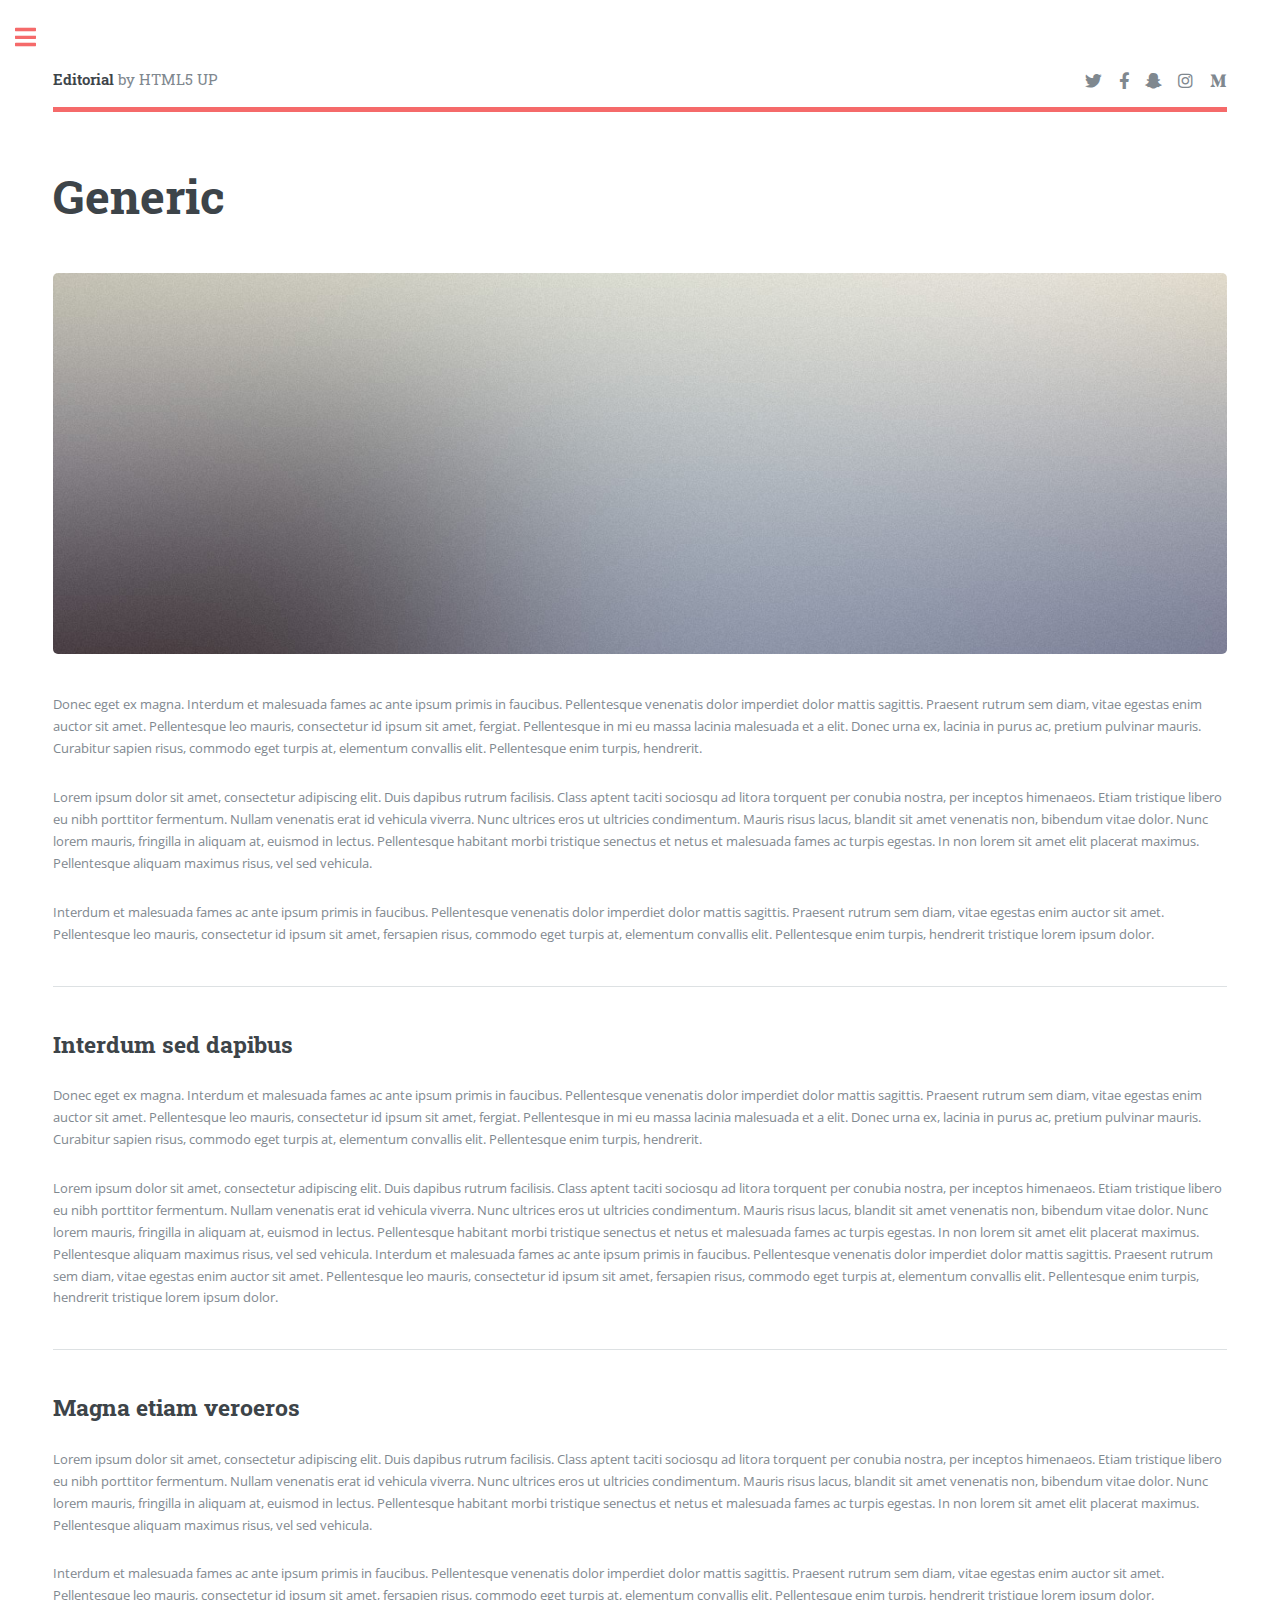
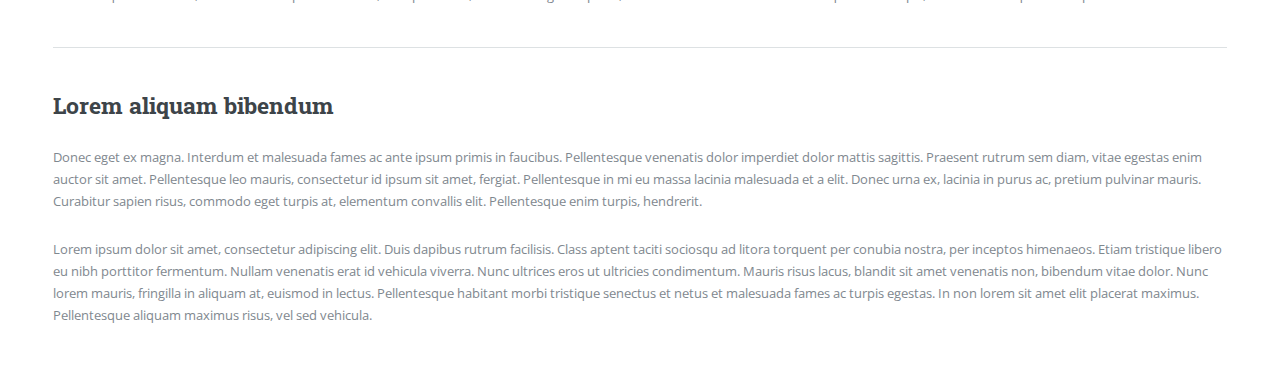
<file: generic.html>
<!DOCTYPE HTML>
<!--
	Editorial by HTML5 UP
	html5up.net | @ajlkn
	Free for personal and commercial use under the CCA 3.0 license (html5up.net/license)
-->
<html>
	<head>
		<title>Generic - Editorial by HTML5 UP</title>
		<meta charset="utf-8" />
		<meta name="viewport" content="width=device-width, initial-scale=1, user-scalable=no" />
		<link rel="stylesheet" href="assets/css/main.css" />
	</head>
	<body class="is-preload">

		<!-- Wrapper -->
			<div id="wrapper">

				<!-- Main -->
					<div id="main">
						<div class="inner">

							<!-- Header -->
								<header id="header">
									<a href="index.html" class="logo"><strong>Editorial</strong> by HTML5 UP</a>
									<ul class="icons">
										<li><a href="#" class="icon brands fa-twitter"><span class="label">Twitter</span></a></li>
										<li><a href="#" class="icon brands fa-facebook-f"><span class="label">Facebook</span></a></li>
										<li><a href="#" class="icon brands fa-snapchat-ghost"><span class="label">Snapchat</span></a></li>
										<li><a href="#" class="icon brands fa-instagram"><span class="label">Instagram</span></a></li>
										<li><a href="#" class="icon brands fa-medium-m"><span class="label">Medium</span></a></li>
									</ul>
								</header>

							<!-- Content -->
								<section>
									<header class="main">
										<h1>Generic</h1>
									</header>

									<span class="image main"><img src="images/pic11.jpg" alt="" /></span>

									<p>Donec eget ex magna. Interdum et malesuada fames ac ante ipsum primis in faucibus. Pellentesque venenatis dolor imperdiet dolor mattis sagittis. Praesent rutrum sem diam, vitae egestas enim auctor sit amet. Pellentesque leo mauris, consectetur id ipsum sit amet, fergiat. Pellentesque in mi eu massa lacinia malesuada et a elit. Donec urna ex, lacinia in purus ac, pretium pulvinar mauris. Curabitur sapien risus, commodo eget turpis at, elementum convallis elit. Pellentesque enim turpis, hendrerit.</p>
									<p>Lorem ipsum dolor sit amet, consectetur adipiscing elit. Duis dapibus rutrum facilisis. Class aptent taciti sociosqu ad litora torquent per conubia nostra, per inceptos himenaeos. Etiam tristique libero eu nibh porttitor fermentum. Nullam venenatis erat id vehicula viverra. Nunc ultrices eros ut ultricies condimentum. Mauris risus lacus, blandit sit amet venenatis non, bibendum vitae dolor. Nunc lorem mauris, fringilla in aliquam at, euismod in lectus. Pellentesque habitant morbi tristique senectus et netus et malesuada fames ac turpis egestas. In non lorem sit amet elit placerat maximus. Pellentesque aliquam maximus risus, vel sed vehicula.</p>
									<p>Interdum et malesuada fames ac ante ipsum primis in faucibus. Pellentesque venenatis dolor imperdiet dolor mattis sagittis. Praesent rutrum sem diam, vitae egestas enim auctor sit amet. Pellentesque leo mauris, consectetur id ipsum sit amet, fersapien risus, commodo eget turpis at, elementum convallis elit. Pellentesque enim turpis, hendrerit tristique lorem ipsum dolor.</p>

									<hr class="major" />

									<h2>Interdum sed dapibus</h2>
									<p>Donec eget ex magna. Interdum et malesuada fames ac ante ipsum primis in faucibus. Pellentesque venenatis dolor imperdiet dolor mattis sagittis. Praesent rutrum sem diam, vitae egestas enim auctor sit amet. Pellentesque leo mauris, consectetur id ipsum sit amet, fergiat. Pellentesque in mi eu massa lacinia malesuada et a elit. Donec urna ex, lacinia in purus ac, pretium pulvinar mauris. Curabitur sapien risus, commodo eget turpis at, elementum convallis elit. Pellentesque enim turpis, hendrerit.</p>
									<p>Lorem ipsum dolor sit amet, consectetur adipiscing elit. Duis dapibus rutrum facilisis. Class aptent taciti sociosqu ad litora torquent per conubia nostra, per inceptos himenaeos. Etiam tristique libero eu nibh porttitor fermentum. Nullam venenatis erat id vehicula viverra. Nunc ultrices eros ut ultricies condimentum. Mauris risus lacus, blandit sit amet venenatis non, bibendum vitae dolor. Nunc lorem mauris, fringilla in aliquam at, euismod in lectus. Pellentesque habitant morbi tristique senectus et netus et malesuada fames ac turpis egestas. In non lorem sit amet elit placerat maximus. Pellentesque aliquam maximus risus, vel sed vehicula. Interdum et malesuada fames ac ante ipsum primis in faucibus. Pellentesque venenatis dolor imperdiet dolor mattis sagittis. Praesent rutrum sem diam, vitae egestas enim auctor sit amet. Pellentesque leo mauris, consectetur id ipsum sit amet, fersapien risus, commodo eget turpis at, elementum convallis elit. Pellentesque enim turpis, hendrerit tristique lorem ipsum dolor.</p>

									<hr class="major" />

									<h2>Magna etiam veroeros</h2>
									<p>Lorem ipsum dolor sit amet, consectetur adipiscing elit. Duis dapibus rutrum facilisis. Class aptent taciti sociosqu ad litora torquent per conubia nostra, per inceptos himenaeos. Etiam tristique libero eu nibh porttitor fermentum. Nullam venenatis erat id vehicula viverra. Nunc ultrices eros ut ultricies condimentum. Mauris risus lacus, blandit sit amet venenatis non, bibendum vitae dolor. Nunc lorem mauris, fringilla in aliquam at, euismod in lectus. Pellentesque habitant morbi tristique senectus et netus et malesuada fames ac turpis egestas. In non lorem sit amet elit placerat maximus. Pellentesque aliquam maximus risus, vel sed vehicula.</p>
									<p>Interdum et malesuada fames ac ante ipsum primis in faucibus. Pellentesque venenatis dolor imperdiet dolor mattis sagittis. Praesent rutrum sem diam, vitae egestas enim auctor sit amet. Pellentesque leo mauris, consectetur id ipsum sit amet, fersapien risus, commodo eget turpis at, elementum convallis elit. Pellentesque enim turpis, hendrerit tristique lorem ipsum dolor.</p>

									<hr class="major" />

									<h2>Lorem aliquam bibendum</h2>
									<p>Donec eget ex magna. Interdum et malesuada fames ac ante ipsum primis in faucibus. Pellentesque venenatis dolor imperdiet dolor mattis sagittis. Praesent rutrum sem diam, vitae egestas enim auctor sit amet. Pellentesque leo mauris, consectetur id ipsum sit amet, fergiat. Pellentesque in mi eu massa lacinia malesuada et a elit. Donec urna ex, lacinia in purus ac, pretium pulvinar mauris. Curabitur sapien risus, commodo eget turpis at, elementum convallis elit. Pellentesque enim turpis, hendrerit.</p>
									<p>Lorem ipsum dolor sit amet, consectetur adipiscing elit. Duis dapibus rutrum facilisis. Class aptent taciti sociosqu ad litora torquent per conubia nostra, per inceptos himenaeos. Etiam tristique libero eu nibh porttitor fermentum. Nullam venenatis erat id vehicula viverra. Nunc ultrices eros ut ultricies condimentum. Mauris risus lacus, blandit sit amet venenatis non, bibendum vitae dolor. Nunc lorem mauris, fringilla in aliquam at, euismod in lectus. Pellentesque habitant morbi tristique senectus et netus et malesuada fames ac turpis egestas. In non lorem sit amet elit placerat maximus. Pellentesque aliquam maximus risus, vel sed vehicula.</p>

								</section>

						</div>
					</div>

				<!-- Sidebar -->
					<div id="sidebar">
						<div class="inner">

							<!-- Search -->
								<section id="search" class="alt">
									<form method="post" action="#">
										<input type="text" name="query" id="query" placeholder="Search" />
									</form>
								</section>

							<!-- Menu -->
								<nav id="menu">
									<header class="major">
										<h2>Menu</h2>
									</header>
									<ul>
										<li><a href="index.html">Homepage</a></li>
										<li><a href="generic.html">My Experience</a></li>
										<li><a href="contact.html">Contact</a></li>
										<!-- <li>
											<span class="opener">Submenu</span>
											<ul>
												<li><a href="#">Lorem Dolor</a></li>
												<li><a href="#">Ipsum Adipiscing</a></li>
												<li><a href="#">Tempus Magna</a></li>
												<li><a href="#">Feugiat Veroeros</a></li>
											</ul>
										</li>
										<li><a href="#">Etiam Dolore</a></li>
										<li><a href="#">Adipiscing</a></li>
										<li>
											<span class="opener">Another Submenu</span>
											<ul>
												<li><a href="#">Lorem Dolor</a></li>
												<li><a href="#">Ipsum Adipiscing</a></li>
												<li><a href="#">Tempus Magna</a></li>
												<li><a href="#">Feugiat Veroeros</a></li>
											</ul>
										</li>
										<li><a href="#">Maximus Erat</a></li>
										<li><a href="#">Sapien Mauris</a></li>
										<li><a href="#">Amet Lacinia</a></li> -->
									</ul>
								</nav>

							<!-- Section -->
								<section>
									<header class="major">
										<h2>Ante interdum</h2>
									</header>
									<div class="mini-posts">
										<article>
											<a href="#" class="image"><img src="images/pic07.jpg" alt="" /></a>
											<p>Aenean ornare velit lacus, ac varius enim lorem ullamcorper dolore aliquam.</p>
										</article>
										<article>
											<a href="#" class="image"><img src="images/pic08.jpg" alt="" /></a>
											<p>Aenean ornare velit lacus, ac varius enim lorem ullamcorper dolore aliquam.</p>
										</article>
										<article>
											<a href="#" class="image"><img src="images/pic09.jpg" alt="" /></a>
											<p>Aenean ornare velit lacus, ac varius enim lorem ullamcorper dolore aliquam.</p>
										</article>
									</div>
									<ul class="actions">
										<li><a href="#" class="button">More</a></li>
									</ul>
								</section>

							<!-- Section -->
								<section>
									<header class="major">
										<h2>Get in touch</h2>
									</header>
									<p>Sed varius enim lorem ullamcorper dolore aliquam aenean ornare velit lacus, ac varius enim lorem ullamcorper dolore. Proin sed aliquam facilisis ante interdum. Sed nulla amet lorem feugiat tempus aliquam.</p>
									<ul class="contact">
										<li class="icon solid fa-envelope"><a href="#">information@untitled.tld</a></li>
										<li class="icon solid fa-phone">(000) 000-0000</li>
										<li class="icon solid fa-home">1234 Somewhere Road #8254<br />
										Nashville, TN 00000-0000</li>
									</ul>
								</section>

							<!-- Footer -->
								<footer id="footer">
									<p class="copyright">&copy; Untitled. All rights reserved. Demo Images: <a href="https://unsplash.com">Unsplash</a>. Design: <a href="https://html5up.net">HTML5 UP</a>.</p>
								</footer>

						</div>
					</div>

			</div>

		<!-- Scripts -->
			<script src="assets/js/jquery.min.js"></script>
			<script src="assets/js/browser.min.js"></script>
			<script src="assets/js/breakpoints.min.js"></script>
			<script src="assets/js/util.js"></script>
			<script src="assets/js/main.js"></script>

	</body>
</html>
</file>
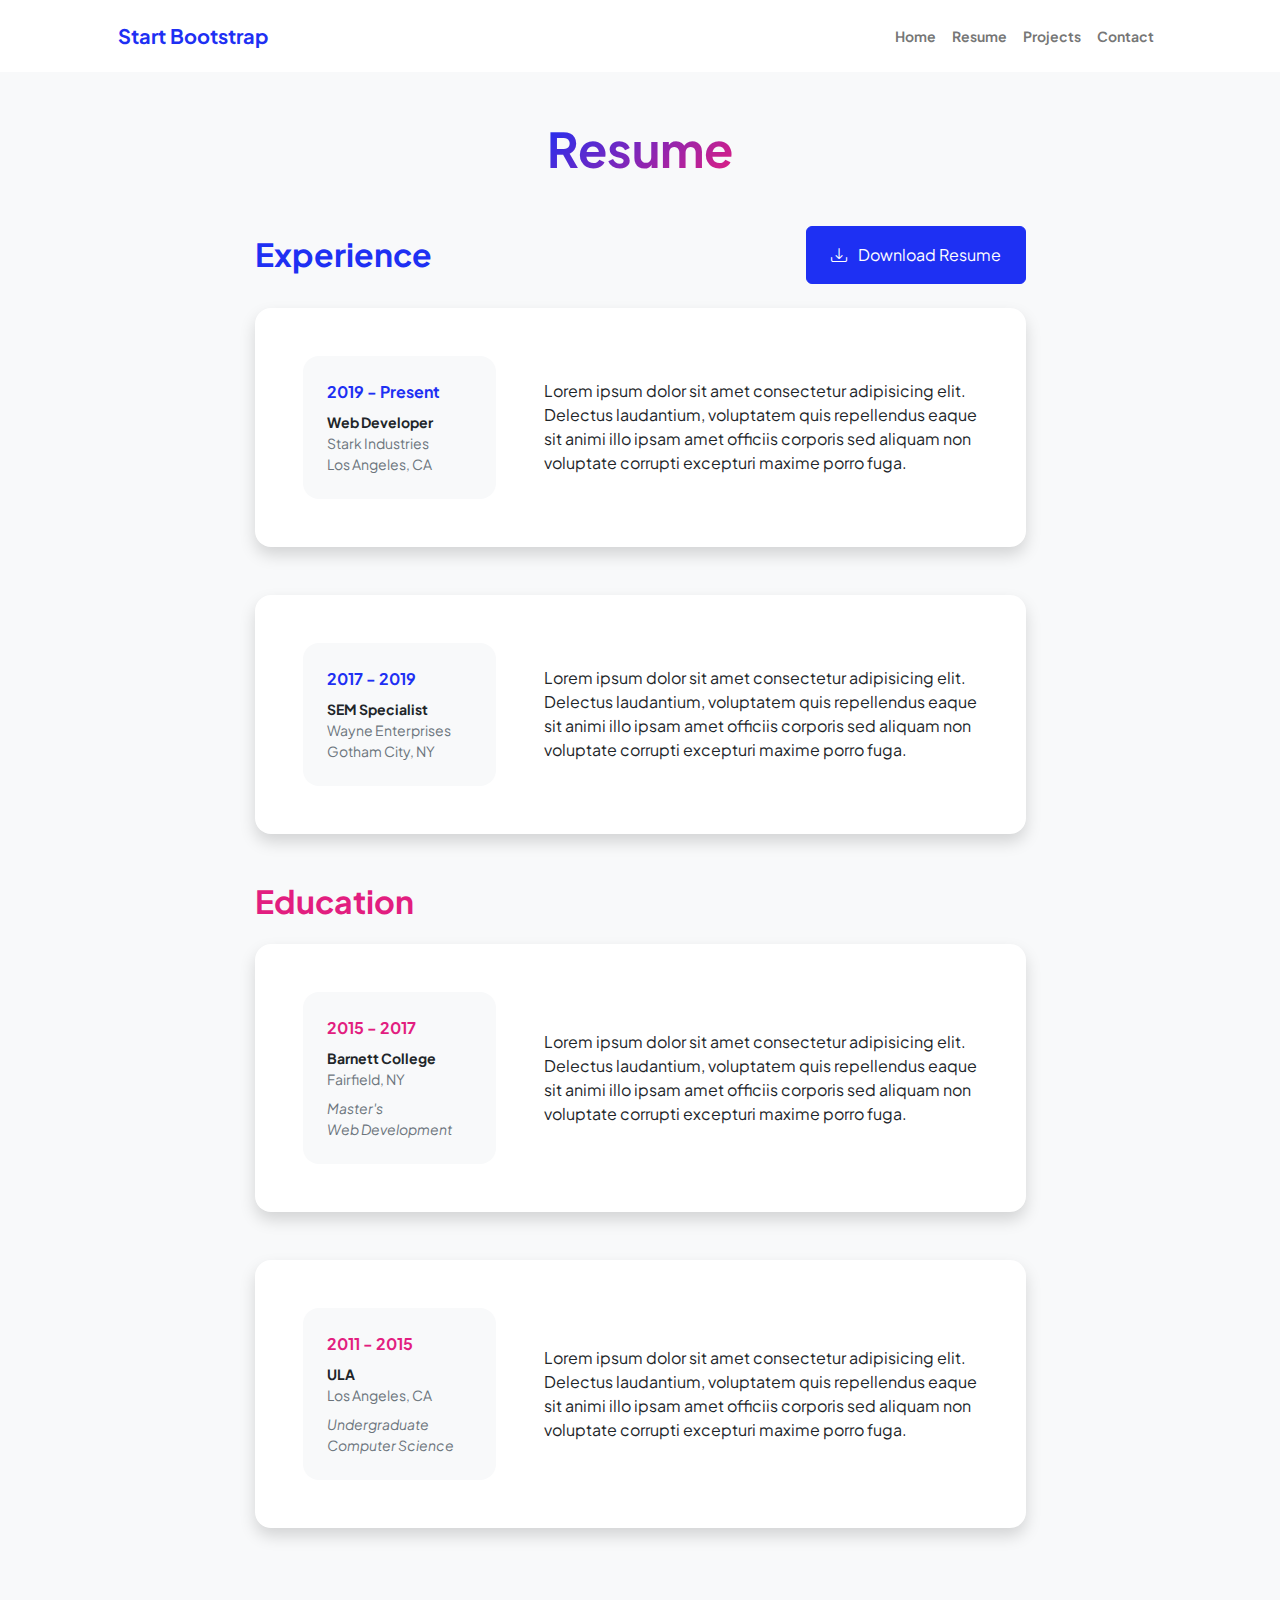
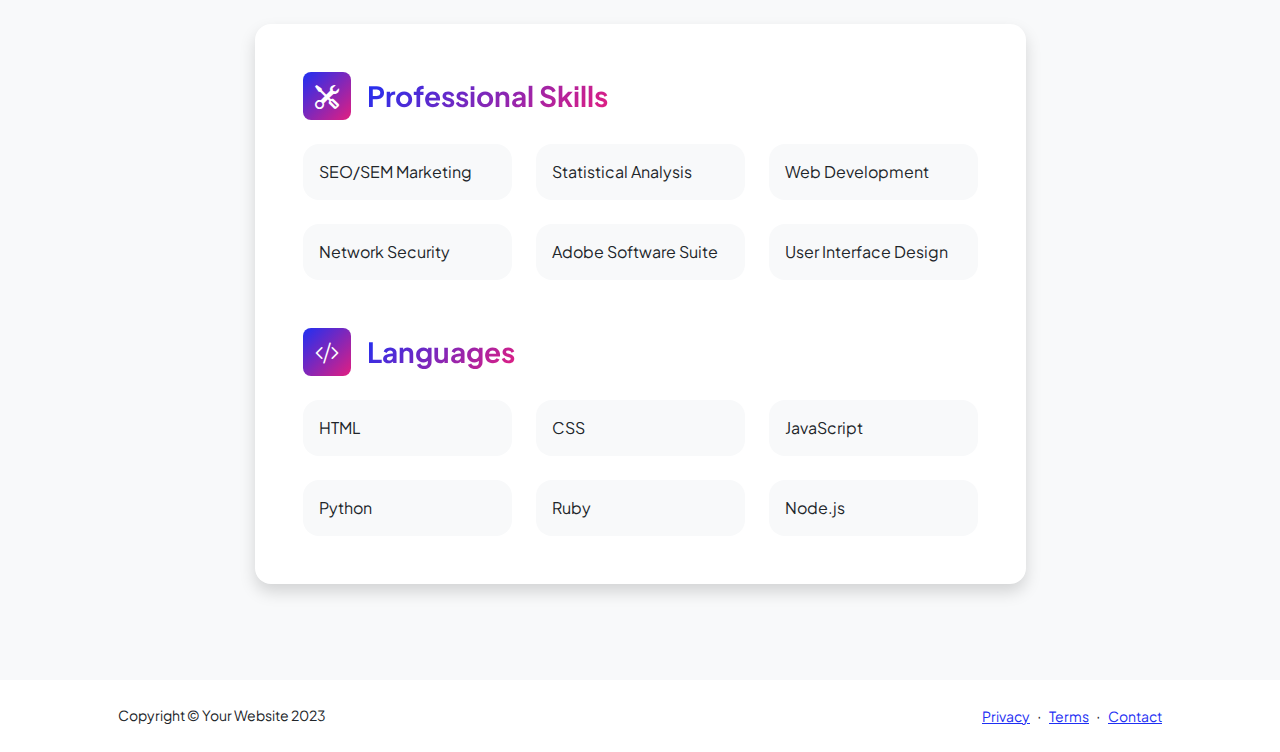
<file: resume.html>
<!DOCTYPE html>
<html lang="en">
    <head>
        <meta charset="utf-8" />
        <meta name="viewport" content="width=device-width, initial-scale=1, shrink-to-fit=no" />
        <meta name="description" content="" />
        <meta name="author" content="" />
        <title>Personal - Start Bootstrap Template</title>
        <!-- Favicon-->
        <link rel="icon" type="image/x-icon" href="assets/favicon.ico" />
        <!-- Custom Google font-->
        <link rel="preconnect" href="https://fonts.googleapis.com" />
        <link rel="preconnect" href="https://fonts.gstatic.com" crossorigin />
        <link href="https://fonts.googleapis.com/css2?family=Plus+Jakarta+Sans:wght@100;200;300;400;500;600;700;800;900&amp;display=swap" rel="stylesheet" />
        <!-- Bootstrap icons-->
        <link href="https://cdn.jsdelivr.net/npm/bootstrap-icons@1.8.1/font/bootstrap-icons.css" rel="stylesheet" />
        <!-- Core theme CSS (includes Bootstrap)-->
        <link href="css/styles.css" rel="stylesheet" />
    </head>
    <body class="d-flex flex-column h-100 bg-light">
        <main class="flex-shrink-0">
            <!-- Navigation-->
            <nav class="navbar navbar-expand-lg navbar-light bg-white py-3">
                <div class="container px-5">
                    <a class="navbar-brand" href="index.html"><span class="fw-bolder text-primary">Start Bootstrap</span></a>
                    <button class="navbar-toggler" type="button" data-bs-toggle="collapse" data-bs-target="#navbarSupportedContent" aria-controls="navbarSupportedContent" aria-expanded="false" aria-label="Toggle navigation"><span class="navbar-toggler-icon"></span></button>
                    <div class="collapse navbar-collapse" id="navbarSupportedContent">
                        <ul class="navbar-nav ms-auto mb-2 mb-lg-0 small fw-bolder">
                            <li class="nav-item"><a class="nav-link" href="index.html">Home</a></li>
                            <li class="nav-item"><a class="nav-link" href="resume.html">Resume</a></li>
                            <li class="nav-item"><a class="nav-link" href="projects.html">Projects</a></li>
                            <li class="nav-item"><a class="nav-link" href="contact.html">Contact</a></li>
                        </ul>
                    </div>
                </div>
            </nav>
            <!-- Page Content-->
            <div class="container px-5 my-5">
                <div class="text-center mb-5">
                    <h1 class="display-5 fw-bolder mb-0"><span class="text-gradient d-inline">Resume</span></h1>
                </div>
                <div class="row gx-5 justify-content-center">
                    <div class="col-lg-11 col-xl-9 col-xxl-8">
                        <!-- Experience Section-->
                        <section>
                            <div class="d-flex align-items-center justify-content-between mb-4">
                                <h2 class="text-primary fw-bolder mb-0">Experience</h2>
                                <!-- Download resume button-->
                                <!-- Note: Set the link href target to a PDF file within your project-->
                                <a class="btn btn-primary px-4 py-3" href="#!">
                                    <div class="d-inline-block bi bi-download me-2"></div>
                                    Download Resume
                                </a>
                            </div>
                            <!-- Experience Card 1-->
                            <div class="card shadow border-0 rounded-4 mb-5">
                                <div class="card-body p-5">
                                    <div class="row align-items-center gx-5">
                                        <div class="col text-center text-lg-start mb-4 mb-lg-0">
                                            <div class="bg-light p-4 rounded-4">
                                                <div class="text-primary fw-bolder mb-2">2019 - Present</div>
                                                <div class="small fw-bolder">Web Developer</div>
                                                <div class="small text-muted">Stark Industries</div>
                                                <div class="small text-muted">Los Angeles, CA</div>
                                            </div>
                                        </div>
                                        <div class="col-lg-8"><div>Lorem ipsum dolor sit amet consectetur adipisicing elit. Delectus laudantium, voluptatem quis repellendus eaque sit animi illo ipsam amet officiis corporis sed aliquam non voluptate corrupti excepturi maxime porro fuga.</div></div>
                                    </div>
                                </div>
                            </div>
                            <!-- Experience Card 2-->
                            <div class="card shadow border-0 rounded-4 mb-5">
                                <div class="card-body p-5">
                                    <div class="row align-items-center gx-5">
                                        <div class="col text-center text-lg-start mb-4 mb-lg-0">
                                            <div class="bg-light p-4 rounded-4">
                                                <div class="text-primary fw-bolder mb-2">2017 - 2019</div>
                                                <div class="small fw-bolder">SEM Specialist</div>
                                                <div class="small text-muted">Wayne Enterprises</div>
                                                <div class="small text-muted">Gotham City, NY</div>
                                            </div>
                                        </div>
                                        <div class="col-lg-8"><div>Lorem ipsum dolor sit amet consectetur adipisicing elit. Delectus laudantium, voluptatem quis repellendus eaque sit animi illo ipsam amet officiis corporis sed aliquam non voluptate corrupti excepturi maxime porro fuga.</div></div>
                                    </div>
                                </div>
                            </div>
                        </section>
                        <!-- Education Section-->
                        <section>
                            <h2 class="text-secondary fw-bolder mb-4">Education</h2>
                            <!-- Education Card 1-->
                            <div class="card shadow border-0 rounded-4 mb-5">
                                <div class="card-body p-5">
                                    <div class="row align-items-center gx-5">
                                        <div class="col text-center text-lg-start mb-4 mb-lg-0">
                                            <div class="bg-light p-4 rounded-4">
                                                <div class="text-secondary fw-bolder mb-2">2015 - 2017</div>
                                                <div class="mb-2">
                                                    <div class="small fw-bolder">Barnett College</div>
                                                    <div class="small text-muted">Fairfield, NY</div>
                                                </div>
                                                <div class="fst-italic">
                                                    <div class="small text-muted">Master's</div>
                                                    <div class="small text-muted">Web Development</div>
                                                </div>
                                            </div>
                                        </div>
                                        <div class="col-lg-8"><div>Lorem ipsum dolor sit amet consectetur adipisicing elit. Delectus laudantium, voluptatem quis repellendus eaque sit animi illo ipsam amet officiis corporis sed aliquam non voluptate corrupti excepturi maxime porro fuga.</div></div>
                                    </div>
                                </div>
                            </div>
                            <!-- Education Card 2-->
                            <div class="card shadow border-0 rounded-4 mb-5">
                                <div class="card-body p-5">
                                    <div class="row align-items-center gx-5">
                                        <div class="col text-center text-lg-start mb-4 mb-lg-0">
                                            <div class="bg-light p-4 rounded-4">
                                                <div class="text-secondary fw-bolder mb-2">2011 - 2015</div>
                                                <div class="mb-2">
                                                    <div class="small fw-bolder">ULA</div>
                                                    <div class="small text-muted">Los Angeles, CA</div>
                                                </div>
                                                <div class="fst-italic">
                                                    <div class="small text-muted">Undergraduate</div>
                                                    <div class="small text-muted">Computer Science</div>
                                                </div>
                                            </div>
                                        </div>
                                        <div class="col-lg-8"><div>Lorem ipsum dolor sit amet consectetur adipisicing elit. Delectus laudantium, voluptatem quis repellendus eaque sit animi illo ipsam amet officiis corporis sed aliquam non voluptate corrupti excepturi maxime porro fuga.</div></div>
                                    </div>
                                </div>
                            </div>
                        </section>
                        <!-- Divider-->
                        <div class="pb-5"></div>
                        <!-- Skills Section-->
                        <section>
                            <!-- Skillset Card-->
                            <div class="card shadow border-0 rounded-4 mb-5">
                                <div class="card-body p-5">
                                    <!-- Professional skills list-->
                                    <div class="mb-5">
                                        <div class="d-flex align-items-center mb-4">
                                            <div class="feature bg-primary bg-gradient-primary-to-secondary text-white rounded-3 me-3"><i class="bi bi-tools"></i></div>
                                            <h3 class="fw-bolder mb-0"><span class="text-gradient d-inline">Professional Skills</span></h3>
                                        </div>
                                        <div class="row row-cols-1 row-cols-md-3 mb-4">
                                            <div class="col mb-4 mb-md-0"><div class="d-flex align-items-center bg-light rounded-4 p-3 h-100">SEO/SEM Marketing</div></div>
                                            <div class="col mb-4 mb-md-0"><div class="d-flex align-items-center bg-light rounded-4 p-3 h-100">Statistical Analysis</div></div>
                                            <div class="col"><div class="d-flex align-items-center bg-light rounded-4 p-3 h-100">Web Development</div></div>
                                        </div>
                                        <div class="row row-cols-1 row-cols-md-3">
                                            <div class="col mb-4 mb-md-0"><div class="d-flex align-items-center bg-light rounded-4 p-3 h-100">Network Security</div></div>
                                            <div class="col mb-4 mb-md-0"><div class="d-flex align-items-center bg-light rounded-4 p-3 h-100">Adobe Software Suite</div></div>
                                            <div class="col"><div class="d-flex align-items-center bg-light rounded-4 p-3 h-100">User Interface Design</div></div>
                                        </div>
                                    </div>
                                    <!-- Languages list-->
                                    <div class="mb-0">
                                        <div class="d-flex align-items-center mb-4">
                                            <div class="feature bg-primary bg-gradient-primary-to-secondary text-white rounded-3 me-3"><i class="bi bi-code-slash"></i></div>
                                            <h3 class="fw-bolder mb-0"><span class="text-gradient d-inline">Languages</span></h3>
                                        </div>
                                        <div class="row row-cols-1 row-cols-md-3 mb-4">
                                            <div class="col mb-4 mb-md-0"><div class="d-flex align-items-center bg-light rounded-4 p-3 h-100">HTML</div></div>
                                            <div class="col mb-4 mb-md-0"><div class="d-flex align-items-center bg-light rounded-4 p-3 h-100">CSS</div></div>
                                            <div class="col"><div class="d-flex align-items-center bg-light rounded-4 p-3 h-100">JavaScript</div></div>
                                        </div>
                                        <div class="row row-cols-1 row-cols-md-3">
                                            <div class="col mb-4 mb-md-0"><div class="d-flex align-items-center bg-light rounded-4 p-3 h-100">Python</div></div>
                                            <div class="col mb-4 mb-md-0"><div class="d-flex align-items-center bg-light rounded-4 p-3 h-100">Ruby</div></div>
                                            <div class="col"><div class="d-flex align-items-center bg-light rounded-4 p-3 h-100">Node.js</div></div>
                                        </div>
                                    </div>
                                </div>
                            </div>
                        </section>
                    </div>
                </div>
            </div>
        </main>
        <!-- Footer-->
        <footer class="bg-white py-4 mt-auto">
            <div class="container px-5">
                <div class="row align-items-center justify-content-between flex-column flex-sm-row">
                    <div class="col-auto"><div class="small m-0">Copyright &copy; Your Website 2023</div></div>
                    <div class="col-auto">
                        <a class="small" href="#!">Privacy</a>
                        <span class="mx-1">&middot;</span>
                        <a class="small" href="#!">Terms</a>
                        <span class="mx-1">&middot;</span>
                        <a class="small" href="#!">Contact</a>
                    </div>
                </div>
            </div>
        </footer>
        <!-- Bootstrap core JS-->
        <script src="https://cdn.jsdelivr.net/npm/bootstrap@5.2.3/dist/js/bootstrap.bundle.min.js"></script>
        <!-- Core theme JS-->
        <script src="js/scripts.js"></script>
    </body>
</html>
</file>
<file: assets/css/main.css>
@import url(fontawesome-all.min.css);
@import url("https://fonts.googleapis.com/css?family=Open+Sans:400,600,400italic,600italic|Roboto+Slab:400,700");
/*
	Editorial by HTML5 UP
	html5up.net | @ajlkn
	Free for personal and commercial use under the CCA 3.0 license (html5up.net/license)
*/
html, body, div, span, applet, object,
iframe, h1, h2, h3, h4, h5, h6, p, blockquote,
pre, a, abbr, acronym, address, big, cite,
code, del, dfn, em, img, ins, kbd, q, s, samp,
small, strike, strong, sub, sup, tt, var, b,
u, i, center, dl, dt, dd, ol, ul, li, fieldset,
form, label, legend, table, caption, tbody,
tfoot, thead, tr, th, td, article, aside,
canvas, details, embed, figure, figcaption,
footer, header, hgroup, menu, nav, output, ruby,
section, summary, time, mark, audio, video {
  margin: 0;
  padding: 0;
  border: 0;
  font-size: 100%;
  font: inherit;
  vertical-align: baseline; }

article, aside, details, figcaption, figure,
footer, header, hgroup, menu, nav, section {
  display: block; }

body {
  line-height: 1; }

ol, ul {
  list-style: none; }

blockquote, q {
  quotes: none; }
  blockquote:before, blockquote:after, q:before, q:after {
    content: '';
    content: none; }

table {
  border-collapse: collapse;
  border-spacing: 0; }

body {
  -webkit-text-size-adjust: none; }

mark {
  background-color: transparent;
  color: inherit; }

input::-moz-focus-inner {
  border: 0;
  padding: 0; }

input, select, textarea {
  -moz-appearance: none;
  -webkit-appearance: none;
  -ms-appearance: none;
  appearance: none; }

/* Basic */
@-ms-viewport {
  width: device-width; }

body {
  -ms-overflow-style: scrollbar; }

@media screen and (max-width: 480px) {
  html, body {
    min-width: 320px; } }

html {
  box-sizing: border-box; }

*, *:before, *:after {
  box-sizing: inherit; }

body {
  background: #ffffff; }
  body.is-preload *, body.is-preload *:before, body.is-preload *:after, body.is-resizing *, body.is-resizing *:before, body.is-resizing *:after {
    -moz-animation: none !important;
    -webkit-animation: none !important;
    -ms-animation: none !important;
    animation: none !important;
    -moz-transition: none !important;
    -webkit-transition: none !important;
    -ms-transition: none !important;
    transition: none !important; }

/* Type */
body, input, select, textarea {
  color: #7f888f;
  font-family: "Open Sans", sans-serif;
  font-size: 13pt;
  font-weight: 400;
  line-height: 1.65; }
  @media screen and (max-width: 1680px) {
    body, input, select, textarea {
      font-size: 11pt; } }
  @media screen and (max-width: 1280px) {
    body, input, select, textarea {
      font-size: 10pt; } }
  @media screen and (max-width: 360px) {
    body, input, select, textarea {
      font-size: 9pt; } }

a {
  -moz-transition: color 0.2s ease-in-out, border-bottom-color 0.2s ease-in-out;
  -webkit-transition: color 0.2s ease-in-out, border-bottom-color 0.2s ease-in-out;
  -ms-transition: color 0.2s ease-in-out, border-bottom-color 0.2s ease-in-out;
  transition: color 0.2s ease-in-out, border-bottom-color 0.2s ease-in-out;
  border-bottom: dotted 1px;
  color: #f56a6a;
  text-decoration: none; }
  a:hover {
    border-bottom-color: #f56a6a;
    color: #f56a6a !important; }
    a:hover strong {
      color: inherit; }

strong, b {
  color: #3d4449;
  font-weight: 600; }

em, i {
  font-style: italic; }

p {
  margin: 0 0 2em 0; }

h1, h2, h3, h4, h5, h6 {
  color: #3d4449;
  font-family: "Roboto Slab", serif;
  font-weight: 700;
  line-height: 1.5;
  margin: 0 0 1em 0; }
  h1 a, h2 a, h3 a, h4 a, h5 a, h6 a {
    color: inherit;
    text-decoration: none;
    border-bottom: 0; }

h1 {
  font-size: 4em;
  margin: 0 0 0.5em 0;
  line-height: 1.3; }

h2 {
  font-size: 1.75em; }

h3 {
  font-size: 1.25em; }

h4 {
  font-size: 1.1em; }

h5 {
  font-size: 0.9em; }

h6 {
  font-size: 0.7em; }

@media screen and (max-width: 1680px) {
  h1 {
    font-size: 3.5em; } }

@media screen and (max-width: 980px) {
  h1 {
    font-size: 3.25em; } }

@media screen and (max-width: 736px) {
  h1 {
    font-size: 2em;
    line-height: 1.4; }
  h2 {
    font-size: 1.5em; } }

sub {
  font-size: 0.8em;
  position: relative;
  top: 0.5em; }

sup {
  font-size: 0.8em;
  position: relative;
  top: -0.5em; }

blockquote {
  border-left: solid 3px rgba(210, 215, 217, 0.75);
  font-style: italic;
  margin: 0 0 2em 0;
  padding: 0.5em 0 0.5em 2em; }

code {
  background: rgba(230, 235, 237, 0.25);
  border-radius: 0.375em;
  border: solid 1px rgba(210, 215, 217, 0.75);
  font-family: "Courier New", monospace;
  font-size: 0.9em;
  margin: 0 0.25em;
  padding: 0.25em 0.65em; }

pre {
  -webkit-overflow-scrolling: touch;
  font-family: "Courier New", monospace;
  font-size: 0.9em;
  margin: 0 0 2em 0; }
  pre code {
    display: block;
    line-height: 1.75;
    padding: 1em 1.5em;
    overflow-x: auto; }

hr {
  border: 0;
  border-bottom: solid 1px rgba(210, 215, 217, 0.75);
  margin: 2em 0; }
  hr.major {
    margin: 3em 0; }

.align-left {
  text-align: left; }

.align-center {
  text-align: center; }

.align-right {
  text-align: right; }

/* Row */
.row {
  display: flex;
  flex-wrap: wrap;
  box-sizing: border-box;
  align-items: stretch; }
  .row > * {
    box-sizing: border-box; }
  .row.gtr-uniform > * > :last-child {
    margin-bottom: 0; }
  .row.aln-left {
    justify-content: flex-start; }
  .row.aln-center {
    justify-content: center; }
  .row.aln-right {
    justify-content: flex-end; }
  .row.aln-top {
    align-items: flex-start; }
  .row.aln-middle {
    align-items: center; }
  .row.aln-bottom {
    align-items: flex-end; }
  .row > .imp {
    order: -1; }
  .row > .col-1 {
    width: 8.33333%; }
  .row > .off-1 {
    margin-left: 8.33333%; }
  .row > .col-2 {
    width: 16.66667%; }
  .row > .off-2 {
    margin-left: 16.66667%; }
  .row > .col-3 {
    width: 25%; }
  .row > .off-3 {
    margin-left: 25%; }
  .row > .col-4 {
    width: 33.33333%; }
  .row > .off-4 {
    margin-left: 33.33333%; }
  .row > .col-5 {
    width: 41.66667%; }
  .row > .off-5 {
    margin-left: 41.66667%; }
  .row > .col-6 {
    width: 50%; }
  .row > .off-6 {
    margin-left: 50%; }
  .row > .col-7 {
    width: 58.33333%; }
  .row > .off-7 {
    margin-left: 58.33333%; }
  .row > .col-8 {
    width: 66.66667%; }
  .row > .off-8 {
    margin-left: 66.66667%; }
  .row > .col-9 {
    width: 75%; }
  .row > .off-9 {
    margin-left: 75%; }
  .row > .col-10 {
    width: 83.33333%; }
  .row > .off-10 {
    margin-left: 83.33333%; }
  .row > .col-11 {
    width: 91.66667%; }
  .row > .off-11 {
    margin-left: 91.66667%; }
  .row > .col-12 {
    width: 100%; }
  .row > .off-12 {
    margin-left: 100%; }
  .row.gtr-0 {
    margin-top: 0;
    margin-left: 0em; }
    .row.gtr-0 > * {
      padding: 0 0 0 0em; }
    .row.gtr-0.gtr-uniform {
      margin-top: 0em; }
      .row.gtr-0.gtr-uniform > * {
        padding-top: 0em; }
  .row.gtr-25 {
    margin-top: 0;
    margin-left: -0.375em; }
    .row.gtr-25 > * {
      padding: 0 0 0 0.375em; }
    .row.gtr-25.gtr-uniform {
      margin-top: -0.375em; }
      .row.gtr-25.gtr-uniform > * {
        padding-top: 0.375em; }
  .row.gtr-50 {
    margin-top: 0;
    margin-left: -0.75em; }
    .row.gtr-50 > * {
      padding: 0 0 0 0.75em; }
    .row.gtr-50.gtr-uniform {
      margin-top: -0.75em; }
      .row.gtr-50.gtr-uniform > * {
        padding-top: 0.75em; }
  .row {
    margin-top: 0;
    margin-left: -1.5em; }
    .row > * {
      padding: 0 0 0 1.5em; }
    .row.gtr-uniform {
      margin-top: -1.5em; }
      .row.gtr-uniform > * {
        padding-top: 1.5em; }
  .row.gtr-150 {
    margin-top: 0;
    margin-left: -2.25em; }
    .row.gtr-150 > * {
      padding: 0 0 0 2.25em; }
    .row.gtr-150.gtr-uniform {
      margin-top: -2.25em; }
      .row.gtr-150.gtr-uniform > * {
        padding-top: 2.25em; }
  .row.gtr-200 {
    margin-top: 0;
    margin-left: -3em; }
    .row.gtr-200 > * {
      padding: 0 0 0 3em; }
    .row.gtr-200.gtr-uniform {
      margin-top: -3em; }
      .row.gtr-200.gtr-uniform > * {
        padding-top: 3em; }
  @media screen and (max-width: 1680px) {
    .row {
      display: flex;
      flex-wrap: wrap;
      box-sizing: border-box;
      align-items: stretch; }
      .row > * {
        box-sizing: border-box; }
      .row.gtr-uniform > * > :last-child {
        margin-bottom: 0; }
      .row.aln-left {
        justify-content: flex-start; }
      .row.aln-center {
        justify-content: center; }
      .row.aln-right {
        justify-content: flex-end; }
      .row.aln-top {
        align-items: flex-start; }
      .row.aln-middle {
        align-items: center; }
      .row.aln-bottom {
        align-items: flex-end; }
      .row > .imp-xlarge {
        order: -1; }
      .row > .col-1-xlarge {
        width: 8.33333%; }
      .row > .off-1-xlarge {
        margin-left: 8.33333%; }
      .row > .col-2-xlarge {
        width: 16.66667%; }
      .row > .off-2-xlarge {
        margin-left: 16.66667%; }
      .row > .col-3-xlarge {
        width: 25%; }
      .row > .off-3-xlarge {
        margin-left: 25%; }
      .row > .col-4-xlarge {
        width: 33.33333%; }
      .row > .off-4-xlarge {
        margin-left: 33.33333%; }
      .row > .col-5-xlarge {
        width: 41.66667%; }
      .row > .off-5-xlarge {
        margin-left: 41.66667%; }
      .row > .col-6-xlarge {
        width: 50%; }
      .row > .off-6-xlarge {
        margin-left: 50%; }
      .row > .col-7-xlarge {
        width: 58.33333%; }
      .row > .off-7-xlarge {
        margin-left: 58.33333%; }
      .row > .col-8-xlarge {
        width: 66.66667%; }
      .row > .off-8-xlarge {
        margin-left: 66.66667%; }
      .row > .col-9-xlarge {
        width: 75%; }
      .row > .off-9-xlarge {
        margin-left: 75%; }
      .row > .col-10-xlarge {
        width: 83.33333%; }
      .row > .off-10-xlarge {
        margin-left: 83.33333%; }
      .row > .col-11-xlarge {
        width: 91.66667%; }
      .row > .off-11-xlarge {
        margin-left: 91.66667%; }
      .row > .col-12-xlarge {
        width: 100%; }
      .row > .off-12-xlarge {
        margin-left: 100%; }
      .row.gtr-0 {
        margin-top: 0;
        margin-left: 0em; }
        .row.gtr-0 > * {
          padding: 0 0 0 0em; }
        .row.gtr-0.gtr-uniform {
          margin-top: 0em; }
          .row.gtr-0.gtr-uniform > * {
            padding-top: 0em; }
      .row.gtr-25 {
        margin-top: 0;
        margin-left: -0.375em; }
        .row.gtr-25 > * {
          padding: 0 0 0 0.375em; }
        .row.gtr-25.gtr-uniform {
          margin-top: -0.375em; }
          .row.gtr-25.gtr-uniform > * {
            padding-top: 0.375em; }
      .row.gtr-50 {
        margin-top: 0;
        margin-left: -0.75em; }
        .row.gtr-50 > * {
          padding: 0 0 0 0.75em; }
        .row.gtr-50.gtr-uniform {
          margin-top: -0.75em; }
          .row.gtr-50.gtr-uniform > * {
            padding-top: 0.75em; }
      .row {
        margin-top: 0;
        margin-left: -1.5em; }
        .row > * {
          padding: 0 0 0 1.5em; }
        .row.gtr-uniform {
          margin-top: -1.5em; }
          .row.gtr-uniform > * {
            padding-top: 1.5em; }
      .row.gtr-150 {
        margin-top: 0;
        margin-left: -2.25em; }
        .row.gtr-150 > * {
          padding: 0 0 0 2.25em; }
        .row.gtr-150.gtr-uniform {
          margin-top: -2.25em; }
          .row.gtr-150.gtr-uniform > * {
            padding-top: 2.25em; }
      .row.gtr-200 {
        margin-top: 0;
        margin-left: -3em; }
        .row.gtr-200 > * {
          padding: 0 0 0 3em; }
        .row.gtr-200.gtr-uniform {
          margin-top: -3em; }
          .row.gtr-200.gtr-uniform > * {
            padding-top: 3em; } }
  @media screen and (max-width: 1280px) {
    .row {
      display: flex;
      flex-wrap: wrap;
      box-sizing: border-box;
      align-items: stretch; }
      .row > * {
        box-sizing: border-box; }
      .row.gtr-uniform > * > :last-child {
        margin-bottom: 0; }
      .row.aln-left {
        justify-content: flex-start; }
      .row.aln-center {
        justify-content: center; }
      .row.aln-right {
        justify-content: flex-end; }
      .row.aln-top {
        align-items: flex-start; }
      .row.aln-middle {
        align-items: center; }
      .row.aln-bottom {
        align-items: flex-end; }
      .row > .imp-large {
        order: -1; }
      .row > .col-1-large {
        width: 8.33333%; }
      .row > .off-1-large {
        margin-left: 8.33333%; }
      .row > .col-2-large {
        width: 16.66667%; }
      .row > .off-2-large {
        margin-left: 16.66667%; }
      .row > .col-3-large {
        width: 25%; }
      .row > .off-3-large {
        margin-left: 25%; }
      .row > .col-4-large {
        width: 33.33333%; }
      .row > .off-4-large {
        margin-left: 33.33333%; }
      .row > .col-5-large {
        width: 41.66667%; }
      .row > .off-5-large {
        margin-left: 41.66667%; }
      .row > .col-6-large {
        width: 50%; }
      .row > .off-6-large {
        margin-left: 50%; }
      .row > .col-7-large {
        width: 58.33333%; }
      .row > .off-7-large {
        margin-left: 58.33333%; }
      .row > .col-8-large {
        width: 66.66667%; }
      .row > .off-8-large {
        margin-left: 66.66667%; }
      .row > .col-9-large {
        width: 75%; }
      .row > .off-9-large {
        margin-left: 75%; }
      .row > .col-10-large {
        width: 83.33333%; }
      .row > .off-10-large {
        margin-left: 83.33333%; }
      .row > .col-11-large {
        width: 91.66667%; }
      .row > .off-11-large {
        margin-left: 91.66667%; }
      .row > .col-12-large {
        width: 100%; }
      .row > .off-12-large {
        margin-left: 100%; }
      .row.gtr-0 {
        margin-top: 0;
        margin-left: 0em; }
        .row.gtr-0 > * {
          padding: 0 0 0 0em; }
        .row.gtr-0.gtr-uniform {
          margin-top: 0em; }
          .row.gtr-0.gtr-uniform > * {
            padding-top: 0em; }
      .row.gtr-25 {
        margin-top: 0;
        margin-left: -0.375em; }
        .row.gtr-25 > * {
          padding: 0 0 0 0.375em; }
        .row.gtr-25.gtr-uniform {
          margin-top: -0.375em; }
          .row.gtr-25.gtr-uniform > * {
            padding-top: 0.375em; }
      .row.gtr-50 {
        margin-top: 0;
        margin-left: -0.75em; }
        .row.gtr-50 > * {
          padding: 0 0 0 0.75em; }
        .row.gtr-50.gtr-uniform {
          margin-top: -0.75em; }
          .row.gtr-50.gtr-uniform > * {
            padding-top: 0.75em; }
      .row {
        margin-top: 0;
        margin-left: -1.5em; }
        .row > * {
          padding: 0 0 0 1.5em; }
        .row.gtr-uniform {
          margin-top: -1.5em; }
          .row.gtr-uniform > * {
            padding-top: 1.5em; }
      .row.gtr-150 {
        margin-top: 0;
        margin-left: -2.25em; }
        .row.gtr-150 > * {
          padding: 0 0 0 2.25em; }
        .row.gtr-150.gtr-uniform {
          margin-top: -2.25em; }
          .row.gtr-150.gtr-uniform > * {
            padding-top: 2.25em; }
      .row.gtr-200 {
        margin-top: 0;
        margin-left: -3em; }
        .row.gtr-200 > * {
          padding: 0 0 0 3em; }
        .row.gtr-200.gtr-uniform {
          margin-top: -3em; }
          .row.gtr-200.gtr-uniform > * {
            padding-top: 3em; } }
  @media screen and (max-width: 980px) {
    .row {
      display: flex;
      flex-wrap: wrap;
      box-sizing: border-box;
      align-items: stretch; }
      .row > * {
        box-sizing: border-box; }
      .row.gtr-uniform > * > :last-child {
        margin-bottom: 0; }
      .row.aln-left {
        justify-content: flex-start; }
      .row.aln-center {
        justify-content: center; }
      .row.aln-right {
        justify-content: flex-end; }
      .row.aln-top {
        align-items: flex-start; }
      .row.aln-middle {
        align-items: center; }
      .row.aln-bottom {
        align-items: flex-end; }
      .row > .imp-medium {
        order: -1; }
      .row > .col-1-medium {
        width: 8.33333%; }
      .row > .off-1-medium {
        margin-left: 8.33333%; }
      .row > .col-2-medium {
        width: 16.66667%; }
      .row > .off-2-medium {
        margin-left: 16.66667%; }
      .row > .col-3-medium {
        width: 25%; }
      .row > .off-3-medium {
        margin-left: 25%; }
      .row > .col-4-medium {
        width: 33.33333%; }
      .row > .off-4-medium {
        margin-left: 33.33333%; }
      .row > .col-5-medium {
        width: 41.66667%; }
      .row > .off-5-medium {
        margin-left: 41.66667%; }
      .row > .col-6-medium {
        width: 50%; }
      .row > .off-6-medium {
        margin-left: 50%; }
      .row > .col-7-medium {
        width: 58.33333%; }
      .row > .off-7-medium {
        margin-left: 58.33333%; }
      .row > .col-8-medium {
        width: 66.66667%; }
      .row > .off-8-medium {
        margin-left: 66.66667%; }
      .row > .col-9-medium {
        width: 75%; }
      .row > .off-9-medium {
        margin-left: 75%; }
      .row > .col-10-medium {
        width: 83.33333%; }
      .row > .off-10-medium {
        margin-left: 83.33333%; }
      .row > .col-11-medium {
        width: 91.66667%; }
      .row > .off-11-medium {
        margin-left: 91.66667%; }
      .row > .col-12-medium {
        width: 100%; }
      .row > .off-12-medium {
        margin-left: 100%; }
      .row.gtr-0 {
        margin-top: 0;
        margin-left: 0em; }
        .row.gtr-0 > * {
          padding: 0 0 0 0em; }
        .row.gtr-0.gtr-uniform {
          margin-top: 0em; }
          .row.gtr-0.gtr-uniform > * {
            padding-top: 0em; }
      .row.gtr-25 {
        margin-top: 0;
        margin-left: -0.375em; }
        .row.gtr-25 > * {
          padding: 0 0 0 0.375em; }
        .row.gtr-25.gtr-uniform {
          margin-top: -0.375em; }
          .row.gtr-25.gtr-uniform > * {
            padding-top: 0.375em; }
      .row.gtr-50 {
        margin-top: 0;
        margin-left: -0.75em; }
        .row.gtr-50 > * {
          padding: 0 0 0 0.75em; }
        .row.gtr-50.gtr-uniform {
          margin-top: -0.75em; }
          .row.gtr-50.gtr-uniform > * {
            padding-top: 0.75em; }
      .row {
        margin-top: 0;
        margin-left: -1.5em; }
        .row > * {
          padding: 0 0 0 1.5em; }
        .row.gtr-uniform {
          margin-top: -1.5em; }
          .row.gtr-uniform > * {
            padding-top: 1.5em; }
      .row.gtr-150 {
        margin-top: 0;
        margin-left: -2.25em; }
        .row.gtr-150 > * {
          padding: 0 0 0 2.25em; }
        .row.gtr-150.gtr-uniform {
          margin-top: -2.25em; }
          .row.gtr-150.gtr-uniform > * {
            padding-top: 2.25em; }
      .row.gtr-200 {
        margin-top: 0;
        margin-left: -3em; }
        .row.gtr-200 > * {
          padding: 0 0 0 3em; }
        .row.gtr-200.gtr-uniform {
          margin-top: -3em; }
          .row.gtr-200.gtr-uniform > * {
            padding-top: 3em; } }
  @media screen and (max-width: 736px) {
    .row {
      display: flex;
      flex-wrap: wrap;
      box-sizing: border-box;
      align-items: stretch; }
      .row > * {
        box-sizing: border-box; }
      .row.gtr-uniform > * > :last-child {
        margin-bottom: 0; }
      .row.aln-left {
        justify-content: flex-start; }
      .row.aln-center {
        justify-content: center; }
      .row.aln-right {
        justify-content: flex-end; }
      .row.aln-top {
        align-items: flex-start; }
      .row.aln-middle {
        align-items: center; }
      .row.aln-bottom {
        align-items: flex-end; }
      .row > .imp-small {
        order: -1; }
      .row > .col-1-small {
        width: 8.33333%; }
      .row > .off-1-small {
        margin-left: 8.33333%; }
      .row > .col-2-small {
        width: 16.66667%; }
      .row > .off-2-small {
        margin-left: 16.66667%; }
      .row > .col-3-small {
        width: 25%; }
      .row > .off-3-small {
        margin-left: 25%; }
      .row > .col-4-small {
        width: 33.33333%; }
      .row > .off-4-small {
        margin-left: 33.33333%; }
      .row > .col-5-small {
        width: 41.66667%; }
      .row > .off-5-small {
        margin-left: 41.66667%; }
      .row > .col-6-small {
        width: 50%; }
      .row > .off-6-small {
        margin-left: 50%; }
      .row > .col-7-small {
        width: 58.33333%; }
      .row > .off-7-small {
        margin-left: 58.33333%; }
      .row > .col-8-small {
        width: 66.66667%; }
      .row > .off-8-small {
        margin-left: 66.66667%; }
      .row > .col-9-small {
        width: 75%; }
      .row > .off-9-small {
        margin-left: 75%; }
      .row > .col-10-small {
        width: 83.33333%; }
      .row > .off-10-small {
        margin-left: 83.33333%; }
      .row > .col-11-small {
        width: 91.66667%; }
      .row > .off-11-small {
        margin-left: 91.66667%; }
      .row > .col-12-small {
        width: 100%; }
      .row > .off-12-small {
        margin-left: 100%; }
      .row.gtr-0 {
        margin-top: 0;
        margin-left: 0em; }
        .row.gtr-0 > * {
          padding: 0 0 0 0em; }
        .row.gtr-0.gtr-uniform {
          margin-top: 0em; }
          .row.gtr-0.gtr-uniform > * {
            padding-top: 0em; }
      .row.gtr-25 {
        margin-top: 0;
        margin-left: -0.375em; }
        .row.gtr-25 > * {
          padding: 0 0 0 0.375em; }
        .row.gtr-25.gtr-uniform {
          margin-top: -0.375em; }
          .row.gtr-25.gtr-uniform > * {
            padding-top: 0.375em; }
      .row.gtr-50 {
        margin-top: 0;
        margin-left: -0.75em; }
        .row.gtr-50 > * {
          padding: 0 0 0 0.75em; }
        .row.gtr-50.gtr-uniform {
          margin-top: -0.75em; }
          .row.gtr-50.gtr-uniform > * {
            padding-top: 0.75em; }
      .row {
        margin-top: 0;
        margin-left: -1.5em; }
        .row > * {
          padding: 0 0 0 1.5em; }
        .row.gtr-uniform {
          margin-top: -1.5em; }
          .row.gtr-uniform > * {
            padding-top: 1.5em; }
      .row.gtr-150 {
        margin-top: 0;
        margin-left: -2.25em; }
        .row.gtr-150 > * {
          padding: 0 0 0 2.25em; }
        .row.gtr-150.gtr-uniform {
          margin-top: -2.25em; }
          .row.gtr-150.gtr-uniform > * {
            padding-top: 2.25em; }
      .row.gtr-200 {
        margin-top: 0;
        margin-left: -3em; }
        .row.gtr-200 > * {
          padding: 0 0 0 3em; }
        .row.gtr-200.gtr-uniform {
          margin-top: -3em; }
          .row.gtr-200.gtr-uniform > * {
            padding-top: 3em; } }
  @media screen and (max-width: 480px) {
    .row {
      display: flex;
      flex-wrap: wrap;
      box-sizing: border-box;
      align-items: stretch; }
      .row > * {
        box-sizing: border-box; }
      .row.gtr-uniform > * > :last-child {
        margin-bottom: 0; }
      .row.aln-left {
        justify-content: flex-start; }
      .row.aln-center {
        justify-content: center; }
      .row.aln-right {
        justify-content: flex-end; }
      .row.aln-top {
        align-items: flex-start; }
      .row.aln-middle {
        align-items: center; }
      .row.aln-bottom {
        align-items: flex-end; }
      .row > .imp-xsmall {
        order: -1; }
      .row > .col-1-xsmall {
        width: 8.33333%; }
      .row > .off-1-xsmall {
        margin-left: 8.33333%; }
      .row > .col-2-xsmall {
        width: 16.66667%; }
      .row > .off-2-xsmall {
        margin-left: 16.66667%; }
      .row > .col-3-xsmall {
        width: 25%; }
      .row > .off-3-xsmall {
        margin-left: 25%; }
      .row > .col-4-xsmall {
        width: 33.33333%; }
      .row > .off-4-xsmall {
        margin-left: 33.33333%; }
      .row > .col-5-xsmall {
        width: 41.66667%; }
      .row > .off-5-xsmall {
        margin-left: 41.66667%; }
      .row > .col-6-xsmall {
        width: 50%; }
      .row > .off-6-xsmall {
        margin-left: 50%; }
      .row > .col-7-xsmall {
        width: 58.33333%; }
      .row > .off-7-xsmall {
        margin-left: 58.33333%; }
      .row > .col-8-xsmall {
        width: 66.66667%; }
      .row > .off-8-xsmall {
        margin-left: 66.66667%; }
      .row > .col-9-xsmall {
        width: 75%; }
      .row > .off-9-xsmall {
        margin-left: 75%; }
      .row > .col-10-xsmall {
        width: 83.33333%; }
      .row > .off-10-xsmall {
        margin-left: 83.33333%; }
      .row > .col-11-xsmall {
        width: 91.66667%; }
      .row > .off-11-xsmall {
        margin-left: 91.66667%; }
      .row > .col-12-xsmall {
        width: 100%; }
      .row > .off-12-xsmall {
        margin-left: 100%; }
      .row.gtr-0 {
        margin-top: 0;
        margin-left: 0em; }
        .row.gtr-0 > * {
          padding: 0 0 0 0em; }
        .row.gtr-0.gtr-uniform {
          margin-top: 0em; }
          .row.gtr-0.gtr-uniform > * {
            padding-top: 0em; }
      .row.gtr-25 {
        margin-top: 0;
        margin-left: -0.375em; }
        .row.gtr-25 > * {
          padding: 0 0 0 0.375em; }
        .row.gtr-25.gtr-uniform {
          margin-top: -0.375em; }
          .row.gtr-25.gtr-uniform > * {
            padding-top: 0.375em; }
      .row.gtr-50 {
        margin-top: 0;
        margin-left: -0.75em; }
        .row.gtr-50 > * {
          padding: 0 0 0 0.75em; }
        .row.gtr-50.gtr-uniform {
          margin-top: -0.75em; }
          .row.gtr-50.gtr-uniform > * {
            padding-top: 0.75em; }
      .row {
        margin-top: 0;
        margin-left: -1.5em; }
        .row > * {
          padding: 0 0 0 1.5em; }
        .row.gtr-uniform {
          margin-top: -1.5em; }
          .row.gtr-uniform > * {
            padding-top: 1.5em; }
      .row.gtr-150 {
        margin-top: 0;
        margin-left: -2.25em; }
        .row.gtr-150 > * {
          padding: 0 0 0 2.25em; }
        .row.gtr-150.gtr-uniform {
          margin-top: -2.25em; }
          .row.gtr-150.gtr-uniform > * {
            padding-top: 2.25em; }
      .row.gtr-200 {
        margin-top: 0;
        margin-left: -3em; }
        .row.gtr-200 > * {
          padding: 0 0 0 3em; }
        .row.gtr-200.gtr-uniform {
          margin-top: -3em; }
          .row.gtr-200.gtr-uniform > * {
            padding-top: 3em; } }

/* Section/Article */
section.special, article.special {
  text-align: center; }

header p {
  font-family: "Roboto Slab", serif;
  font-size: 1em;
  font-weight: 400;
  letter-spacing: 0.075em;
  margin-top: -0.5em;
  text-transform: uppercase; }

header.major > :last-child {
  border-bottom: solid 3px #f56a6a;
  display: inline-block;
  margin: 0 0 2em 0;
  padding: 0 0.75em 0.5em 0; }

header.main > :last-child {
  margin: 0 0 1em 0; }

/* Form */
form {
  margin: 0 0 2em 0; }

label {
  color: #3d4449;
  display: block;
  font-size: 0.9em;
  font-weight: 600;
  margin: 0 0 1em 0; }

input[type="text"],
input[type="password"],
input[type="email"],
input[type="tel"],
input[type="search"],
input[type="url"],
select,
textarea {
  -moz-appearance: none;
  -webkit-appearance: none;
  -ms-appearance: none;
  appearance: none;
  background: #ffffff;
  border-radius: 0.375em;
  border: none;
  border: solid 1px rgba(210, 215, 217, 0.75);
  color: inherit;
  display: block;
  outline: 0;
  padding: 0 1em;
  text-decoration: none;
  width: 100%; }
  input[type="text"]:invalid,
  input[type="password"]:invalid,
  input[type="email"]:invalid,
  input[type="tel"]:invalid,
  input[type="search"]:invalid,
  input[type="url"]:invalid,
  select:invalid,
  textarea:invalid {
    box-shadow: none; }
  input[type="text"]:focus,
  input[type="password"]:focus,
  input[type="email"]:focus,
  input[type="tel"]:focus,
  input[type="search"]:focus,
  input[type="url"]:focus,
  select:focus,
  textarea:focus {
    border-color: #f56a6a;
    box-shadow: 0 0 0 1px #f56a6a; }

select {
  background-image: url("data:image/svg+xml;charset=utf8,%3Csvg xmlns='http://www.w3.org/2000/svg' width='40' height='40' preserveAspectRatio='none' viewBox='0 0 40 40'%3E%3Cpath d='M9.4,12.3l10.4,10.4l10.4-10.4c0.2-0.2,0.5-0.4,0.9-0.4c0.3,0,0.6,0.1,0.9,0.4l3.3,3.3c0.2,0.2,0.4,0.5,0.4,0.9 c0,0.4-0.1,0.6-0.4,0.9L20.7,31.9c-0.2,0.2-0.5,0.4-0.9,0.4c-0.3,0-0.6-0.1-0.9-0.4L4.3,17.3c-0.2-0.2-0.4-0.5-0.4-0.9 c0-0.4,0.1-0.6,0.4-0.9l3.3-3.3c0.2-0.2,0.5-0.4,0.9-0.4S9.1,12.1,9.4,12.3z' fill='rgba(210, 215, 217, 0.75)' /%3E%3C/svg%3E");
  background-size: 1.25em;
  background-repeat: no-repeat;
  background-position: calc(100% - 1em) center;
  height: 2.75em;
  padding-right: 2.75em;
  text-overflow: ellipsis; }
  select option {
    color: #3d4449;
    background: #ffffff; }
  select:focus::-ms-value {
    background-color: transparent; }
  select::-ms-expand {
    display: none; }

input[type="text"],
input[type="password"],
input[type="email"],
input[type="tel"],
input[type="search"],
input[type="url"],
select {
  height: 2.75em; }

textarea {
  padding: 0.75em 1em; }

input[type="checkbox"],
input[type="radio"] {
  -moz-appearance: none;
  -webkit-appearance: none;
  -ms-appearance: none;
  appearance: none;
  display: block;
  float: left;
  margin-right: -2em;
  opacity: 0;
  width: 1em;
  z-index: -1; }
  input[type="checkbox"] + label,
  input[type="radio"] + label {
    text-decoration: none;
    color: #7f888f;
    cursor: pointer;
    display: inline-block;
    font-size: 1em;
    font-weight: 400;
    padding-left: 2.4em;
    padding-right: 0.75em;
    position: relative; }
    input[type="checkbox"] + label:before,
    input[type="radio"] + label:before {
      -moz-osx-font-smoothing: grayscale;
      -webkit-font-smoothing: antialiased;
      display: inline-block;
      font-style: normal;
      font-variant: normal;
      text-rendering: auto;
      line-height: 1;
      text-transform: none !important;
      font-family: 'Font Awesome 5 Free';
      font-weight: 900; }
    input[type="checkbox"] + label:before,
    input[type="radio"] + label:before {
      background: #ffffff;
      border-radius: 0.375em;
      border: solid 1px rgba(210, 215, 217, 0.75);
      content: '';
      display: inline-block;
      font-size: 0.8em;
      height: 2.0625em;
      left: 0;
      line-height: 2.0625em;
      position: absolute;
      text-align: center;
      top: 0;
      width: 2.0625em; }
  input[type="checkbox"]:checked + label:before,
  input[type="radio"]:checked + label:before {
    background: #3d4449;
    border-color: #3d4449;
    color: #ffffff;
    content: '\f00c'; }
  input[type="checkbox"]:focus + label:before,
  input[type="radio"]:focus + label:before {
    border-color: #f56a6a;
    box-shadow: 0 0 0 1px #f56a6a; }

input[type="checkbox"] + label:before {
  border-radius: 0.375em; }

input[type="radio"] + label:before {
  border-radius: 100%; }

::-webkit-input-placeholder {
  color: #9fa3a6 !important;
  opacity: 1.0; }

:-moz-placeholder {
  color: #9fa3a6 !important;
  opacity: 1.0; }

::-moz-placeholder {
  color: #9fa3a6 !important;
  opacity: 1.0; }

:-ms-input-placeholder {
  color: #9fa3a6 !important;
  opacity: 1.0; }

/* Box */
.box {
  border-radius: 0.375em;
  border: solid 1px rgba(210, 215, 217, 0.75);
  margin-bottom: 2em;
  padding: 1.5em; }
  .box > :last-child,
  .box > :last-child > :last-child,
  .box > :last-child > :last-child > :last-child {
    margin-bottom: 0; }
  .box.alt {
    border: 0;
    border-radius: 0;
    padding: 0; }

/* Icon */
.icon {
  text-decoration: none;
  border-bottom: none;
  position: relative; }
  .icon:before {
    -moz-osx-font-smoothing: grayscale;
    -webkit-font-smoothing: antialiased;
    display: inline-block;
    font-style: normal;
    font-variant: normal;
    text-rendering: auto;
    line-height: 1;
    text-transform: none !important;
    font-family: 'Font Awesome 5 Free';
    font-weight: 400; }
  .icon > .label {
    display: none; }
  .icon:before {
    line-height: inherit; }
  .icon.solid:before {
    font-weight: 900; }
  .icon.brands:before {
    font-family: 'Font Awesome 5 Brands'; }

/* Image */
.image {
  border-radius: 0.375em;
  border: 0;
  display: inline-block;
  position: relative; }
  .image img {
    border-radius: 0.375em;
    display: block; }
  .image.left, .image.right {
    max-width: 40%; }
    .image.left img, .image.right img {
      width: 100%; }
  .image.left {
    float: left;
    padding: 0 1.5em 1em 0;
    top: 0.25em; }
  .image.right {
    float: right;
    padding: 0 0 1em 1.5em;
    top: 0.25em; }
  .image.fit {
    display: block;
    margin: 0 0 2em 0;
    width: 100%; }
    .image.fit img {
      width: 100%; }
  .image.main {
    display: block;
    margin: 0 0 3em 0;
    width: 100%; }
    .image.main img {
      width: 100%; }

a.image {
  overflow: hidden; }
  a.image img {
    -moz-transition: -moz-transform 0.2s ease;
    -webkit-transition: -webkit-transform 0.2s ease;
    -ms-transition: -ms-transform 0.2s ease;
    transition: transform 0.2s ease; }
  a.image:hover img {
    -moz-transform: scale(1.075);
    -webkit-transform: scale(1.075);
    -ms-transform: scale(1.075);
    transform: scale(1.075); }

/* List */
ol {
  list-style: decimal;
  margin: 0 0 2em 0;
  padding-left: 1.25em; }
  ol li {
    padding-left: 0.25em; }

ul {
  list-style: disc;
  margin: 0 0 2em 0;
  padding-left: 1em; }
  ul li {
    padding-left: 0.5em; }
  ul.alt {
    list-style: none;
    padding-left: 0; }
    ul.alt li {
      border-top: solid 1px rgba(210, 215, 217, 0.75);
      padding: 0.5em 0; }
      ul.alt li:first-child {
        border-top: 0;
        padding-top: 0; }

dl {
  margin: 0 0 2em 0; }
  dl dt {
    display: block;
    font-weight: 600;
    margin: 0 0 1em 0; }
  dl dd {
    margin-left: 2em; }

/* Actions */
ul.actions {
  display: -moz-flex;
  display: -webkit-flex;
  display: -ms-flex;
  display: flex;
  cursor: default;
  list-style: none;
  margin-left: -1em;
  padding-left: 0; }
  ul.actions li {
    padding: 0 0 0 1em;
    vertical-align: middle; }
  ul.actions.special {
    -moz-justify-content: center;
    -webkit-justify-content: center;
    -ms-justify-content: center;
    justify-content: center;
    width: 100%;
    margin-left: 0; }
    ul.actions.special li:first-child {
      padding-left: 0; }
  ul.actions.stacked {
    -moz-flex-direction: column;
    -webkit-flex-direction: column;
    -ms-flex-direction: column;
    flex-direction: column;
    margin-left: 0; }
    ul.actions.stacked li {
      padding: 1.3em 0 0 0; }
      ul.actions.stacked li:first-child {
        padding-top: 0; }
  ul.actions.fit {
    width: calc(100% + 1em); }
    ul.actions.fit li {
      -moz-flex-grow: 1;
      -webkit-flex-grow: 1;
      -ms-flex-grow: 1;
      flex-grow: 1;
      -moz-flex-shrink: 1;
      -webkit-flex-shrink: 1;
      -ms-flex-shrink: 1;
      flex-shrink: 1;
      width: 100%; }
      ul.actions.fit li > * {
        width: 100%; }
    ul.actions.fit.stacked {
      width: 100%; }

/* Icons */
ul.icons {
  cursor: default;
  list-style: none;
  padding-left: 0; }
  ul.icons li {
    display: inline-block;
    padding: 0 1em 0 0; }
    ul.icons li:last-child {
      padding-right: 0; }
    ul.icons li .icon {
      color: inherit; }
      ul.icons li .icon:before {
        font-size: 1.25em; }

/* Contact */
ul.contact {
  list-style: none;
  padding: 0; }
  ul.contact li {
    text-decoration: none;
    border-top: solid 1px rgba(210, 215, 217, 0.75);
    margin: 1.5em 0 0 0;
    padding: 1.5em 0 0 3em;
    position: relative; }
    ul.contact li:before {
      -moz-osx-font-smoothing: grayscale;
      -webkit-font-smoothing: antialiased;
      display: inline-block;
      font-style: normal;
      font-variant: normal;
      text-rendering: auto;
      line-height: 1;
      text-transform: none !important;
      font-family: 'Font Awesome 5 Free';
      font-weight: 400; }
    ul.contact li:before {
      color: #f56a6a;
      display: inline-block;
      font-size: 1.5em;
      height: 1.125em;
      left: 0;
      line-height: 1.125em;
      position: absolute;
      text-align: center;
      top: 1em;
      width: 1.5em; }
    ul.contact li:first-child {
      border-top: 0;
      margin-top: 0;
      padding-top: 0; }
      ul.contact li:first-child:before {
        top: 0; }
    ul.contact li a {
      color: inherit; }

/* Pagination */
ul.pagination {
  cursor: default;
  list-style: none;
  padding-left: 0; }
  ul.pagination li {
    display: inline-block;
    padding-left: 0;
    vertical-align: middle; }
    ul.pagination li > .page {
      -moz-transition: background-color 0.2s ease-in-out, color 0.2s ease-in-out;
      -webkit-transition: background-color 0.2s ease-in-out, color 0.2s ease-in-out;
      -ms-transition: background-color 0.2s ease-in-out, color 0.2s ease-in-out;
      transition: background-color 0.2s ease-in-out, color 0.2s ease-in-out;
      border-bottom: 0;
      border-radius: 0.375em;
      display: inline-block;
      font-size: 0.8em;
      font-weight: 600;
      height: 2em;
      line-height: 2em;
      margin: 0 0.125em;
      min-width: 2em;
      padding: 0 0.5em;
      text-align: center; }
      ul.pagination li > .page.active {
        background-color: #f56a6a;
        color: #ffffff !important; }
        ul.pagination li > .page.active:hover {
          background-color: #f67878; }
        ul.pagination li > .page.active:active {
          background-color: #f45c5c; }
    ul.pagination li:first-child {
      padding-right: 0.75em; }
    ul.pagination li:last-child {
      padding-left: 0.75em; }
  @media screen and (max-width: 480px) {
    ul.pagination li:nth-child(n+2):nth-last-child(n+2) {
      display: none; }
    ul.pagination li:first-child {
      padding-right: 0; } }

/* Table */
.table-wrapper {
  -webkit-overflow-scrolling: touch;
  overflow-x: auto; }

table {
  margin: 0 0 2em 0;
  width: 100%; }
  table tbody tr {
    border: solid 1px rgba(210, 215, 217, 0.75);
    border-left: 0;
    border-right: 0; }
    table tbody tr:nth-child(2n + 1) {
      background-color: rgba(230, 235, 237, 0.25); }
  table td {
    padding: 0.75em 0.75em; }
  table th {
    color: #3d4449;
    font-size: 0.9em;
    font-weight: 600;
    padding: 0 0.75em 0.75em 0.75em;
    text-align: left; }
  table thead {
    border-bottom: solid 2px rgba(210, 215, 217, 0.75); }
  table tfoot {
    border-top: solid 2px rgba(210, 215, 217, 0.75); }
  table.alt {
    border-collapse: separate; }
    table.alt tbody tr td {
      border: solid 1px rgba(210, 215, 217, 0.75);
      border-left-width: 0;
      border-top-width: 0; }
      table.alt tbody tr td:first-child {
        border-left-width: 1px; }
    table.alt tbody tr:first-child td {
      border-top-width: 1px; }
    table.alt thead {
      border-bottom: 0; }
    table.alt tfoot {
      border-top: 0; }

/* Button */
input[type="submit"],
input[type="reset"],
input[type="button"],
button,
.button {
  -moz-appearance: none;
  -webkit-appearance: none;
  -ms-appearance: none;
  appearance: none;
  -moz-transition: background-color 0.2s ease-in-out, color 0.2s ease-in-out;
  -webkit-transition: background-color 0.2s ease-in-out, color 0.2s ease-in-out;
  -ms-transition: background-color 0.2s ease-in-out, color 0.2s ease-in-out;
  transition: background-color 0.2s ease-in-out, color 0.2s ease-in-out;
  background-color: transparent;
  border-radius: 0.375em;
  border: 0;
  box-shadow: inset 0 0 0 2px #f56a6a;
  color: #f56a6a !important;
  cursor: pointer;
  display: inline-block;
  font-family: "Roboto Slab", serif;
  font-size: 0.8em;
  font-weight: 700;
  height: 3.5em;
  letter-spacing: 0.075em;
  line-height: 3.5em;
  padding: 0 2.25em;
  text-align: center;
  text-decoration: none;
  text-transform: uppercase;
  white-space: nowrap; }
  input[type="submit"]:hover,
  input[type="reset"]:hover,
  input[type="button"]:hover,
  button:hover,
  .button:hover {
    background-color: rgba(245, 106, 106, 0.05); }
  input[type="submit"]:active,
  input[type="reset"]:active,
  input[type="button"]:active,
  button:active,
  .button:active {
    background-color: rgba(245, 106, 106, 0.15); }
  input[type="submit"].icon:before,
  input[type="reset"].icon:before,
  input[type="button"].icon:before,
  button.icon:before,
  .button.icon:before {
    margin-right: 0.5em; }
  input[type="submit"].fit,
  input[type="reset"].fit,
  input[type="button"].fit,
  button.fit,
  .button.fit {
    width: 100%; }
  input[type="submit"].small,
  input[type="reset"].small,
  input[type="button"].small,
  button.small,
  .button.small {
    font-size: 0.6em; }
  input[type="submit"].large,
  input[type="reset"].large,
  input[type="button"].large,
  button.large,
  .button.large {
    font-size: 1em;
    height: 3.65em;
    line-height: 3.65em; }
  input[type="submit"].primary,
  input[type="reset"].primary,
  input[type="button"].primary,
  button.primary,
  .button.primary {
    background-color: #f56a6a;
    box-shadow: none;
    color: #ffffff !important; }
    input[type="submit"].primary:hover,
    input[type="reset"].primary:hover,
    input[type="button"].primary:hover,
    button.primary:hover,
    .button.primary:hover {
      background-color: #f67878; }
    input[type="submit"].primary:active,
    input[type="reset"].primary:active,
    input[type="button"].primary:active,
    button.primary:active,
    .button.primary:active {
      background-color: #f45c5c; }
  input[type="submit"].disabled, input[type="submit"]:disabled,
  input[type="reset"].disabled,
  input[type="reset"]:disabled,
  input[type="button"].disabled,
  input[type="button"]:disabled,
  button.disabled,
  button:disabled,
  .button.disabled,
  .button:disabled {
    pointer-events: none;
    opacity: 0.25; }

/* Mini Posts */
.mini-posts article {
  border-top: solid 1px rgba(210, 215, 217, 0.75);
  margin-top: 2em;
  padding-top: 2em; }
  .mini-posts article .image {
    display: block;
    margin: 0 0 1.5em 0; }
    .mini-posts article .image img {
      display: block;
      width: 100%; }
  .mini-posts article:first-child {
    border-top: 0;
    margin-top: 0;
    padding-top: 0; }

/* Features */
.features {
  display: -moz-flex;
  display: -webkit-flex;
  display: -ms-flex;
  display: flex;
  -moz-flex-wrap: wrap;
  -webkit-flex-wrap: wrap;
  -ms-flex-wrap: wrap;
  flex-wrap: wrap;
  margin: 0 0 2em -3em;
  width: calc(100% + 3em); }
  .features article {
    -moz-align-items: center;
    -webkit-align-items: center;
    -ms-align-items: center;
    align-items: center;
    display: -moz-flex;
    display: -webkit-flex;
    display: -ms-flex;
    display: flex;
    margin: 0 0 3em 3em;
    position: relative;
    width: calc(50% - 3em); }
    .features article:nth-child(2n - 1) {
      margin-right: 1.5em; }
    .features article:nth-child(2n) {
      margin-left: 1.5em; }
    .features article:nth-last-child(1), .features article:nth-last-child(2) {
      margin-bottom: 0; }
    .features article .icon {
      -moz-flex-grow: 0;
      -webkit-flex-grow: 0;
      -ms-flex-grow: 0;
      flex-grow: 0;
      -moz-flex-shrink: 0;
      -webkit-flex-shrink: 0;
      -ms-flex-shrink: 0;
      flex-shrink: 0;
      display: block;
      height: 10em;
      line-height: 10em;
      margin: 0 2em 0 0;
      text-align: center;
      width: 10em; }
      .features article .icon:before {
        color: #f56a6a;
        font-size: 2.75rem;
        position: relative;
        top: 0.05em; }
      .features article .icon:after {
        -moz-transform: rotate(45deg);
        -webkit-transform: rotate(45deg);
        -ms-transform: rotate(45deg);
        transform: rotate(45deg);
        border-radius: 0.25rem;
        border: solid 2px rgba(210, 215, 217, 0.75);
        content: '';
        display: block;
        height: 7em;
        left: 50%;
        margin: -3.5em 0 0 -3.5em;
        position: absolute;
        top: 50%;
        width: 7em; }
    .features article .content {
      -moz-flex-grow: 1;
      -webkit-flex-grow: 1;
      -ms-flex-grow: 1;
      flex-grow: 1;
      -moz-flex-shrink: 1;
      -webkit-flex-shrink: 1;
      -ms-flex-shrink: 1;
      flex-shrink: 1;
      width: 100%; }
      .features article .content > :last-child {
        margin-bottom: 0; }
  @media screen and (max-width: 980px) {
    .features {
      margin: 0 0 2em 0;
      width: 100%; }
      .features article {
        margin: 0 0 3em 0;
        width: 100%; }
        .features article:nth-child(2n - 1) {
          margin-right: 0; }
        .features article:nth-child(2n) {
          margin-left: 0; }
        .features article:nth-last-child(1), .features article:nth-last-child(2) {
          margin-bottom: 3em; }
        .features article:last-child {
          margin-bottom: 0; }
        .features article .icon {
          height: 8em;
          line-height: 8em;
          width: 8em; }
          .features article .icon:before {
            font-size: 2.25rem; }
          .features article .icon:after {
            height: 6em;
            margin: -3em 0 0 -3em;
            width: 6em; } }
  @media screen and (max-width: 480px) {
    .features article {
      -moz-flex-direction: column;
      -webkit-flex-direction: column;
      -ms-flex-direction: column;
      flex-direction: column;
      -moz-align-items: -moz-flex-start;
      -webkit-align-items: -webkit-flex-start;
      -ms-align-items: -ms-flex-start;
      align-items: flex-start; }
      .features article .icon {
        height: 6em;
        line-height: 6em;
        margin: 0 0 1.5em 0;
        width: 6em; }
        .features article .icon:before {
          font-size: 1.5rem; }
        .features article .icon:after {
          height: 4em;
          margin: -2em 0 0 -2em;
          width: 4em; } }
  @media screen and (max-width: 480px) {
    .features article .icon:before {
      font-size: 1.25rem; } }

/* Posts */
.posts {
  display: -moz-flex;
  display: -webkit-flex;
  display: -ms-flex;
  display: flex;
  -moz-flex-wrap: wrap;
  -webkit-flex-wrap: wrap;
  -ms-flex-wrap: wrap;
  flex-wrap: wrap;
  margin: 0 0 2em -6em;
  width: calc(100% + 6em); }
  .posts article {
    -moz-flex-grow: 0;
    -webkit-flex-grow: 0;
    -ms-flex-grow: 0;
    flex-grow: 0;
    -moz-flex-shrink: 1;
    -webkit-flex-shrink: 1;
    -ms-flex-shrink: 1;
    flex-shrink: 1;
    margin: 0 0 6em 6em;
    position: relative;
    width: calc(33.33333% - 6em); }
    .posts article:before {
      background: rgba(210, 215, 217, 0.75);
      content: '';
      display: block;
      height: calc(100% + 6em);
      left: -3em;
      position: absolute;
      top: 0;
      width: 1px; }
    .posts article:after {
      background: rgba(210, 215, 217, 0.75);
      bottom: -3em;
      content: '';
      display: block;
      height: 1px;
      position: absolute;
      right: 0;
      width: calc(100% + 6em); }
    .posts article > :last-child {
      margin-bottom: 0; }
    .posts article .image {
      display: block;
      margin: 0 0 2em 0; }
      .posts article .image img {
        display: block;
        width: 100%; }
  @media screen and (min-width: 1681px) {
    .posts article:nth-child(3n + 1):before {
      display: none; }
    .posts article:nth-child(3n + 1):after {
      width: 100%; }
    .posts article:nth-last-child(1), .posts article:nth-last-child(2), .posts article:nth-last-child(3) {
      margin-bottom: 0; }
      .posts article:nth-last-child(1):before, .posts article:nth-last-child(2):before, .posts article:nth-last-child(3):before {
        height: 100%; }
      .posts article:nth-last-child(1):after, .posts article:nth-last-child(2):after, .posts article:nth-last-child(3):after {
        display: none; } }
  @media screen and (max-width: 1680px) {
    .posts article {
      width: calc(50% - 6em); }
      .posts article:nth-last-child(3) {
        margin-bottom: 6em; } }
  @media screen and (min-width: 481px) and (max-width: 1680px) {
    .posts article:nth-child(2n + 1):before {
      display: none; }
    .posts article:nth-child(2n + 1):after {
      width: 100%; }
    .posts article:nth-last-child(1), .posts article:nth-last-child(2) {
      margin-bottom: 0; }
      .posts article:nth-last-child(1):before, .posts article:nth-last-child(2):before {
        height: 100%; }
      .posts article:nth-last-child(1):after, .posts article:nth-last-child(2):after {
        display: none; } }
  @media screen and (max-width: 736px) {
    .posts {
      margin: 0 0 2em -4.5em;
      width: calc(100% + 4.5em); }
      .posts article {
        margin: 0 0 4.5em 4.5em;
        width: calc(50% - 4.5em); }
        .posts article:before {
          height: calc(100% + 4.5em);
          left: -2.25em; }
        .posts article:after {
          bottom: -2.25em;
          width: calc(100% + 4.5em); }
        .posts article:nth-last-child(3) {
          margin-bottom: 4.5em; } }
  @media screen and (max-width: 480px) {
    .posts {
      margin: 0 0 2em 0;
      width: 100%; }
      .posts article {
        margin: 0 0 4.5em 0;
        width: 100%; }
        .posts article:before {
          display: none; }
        .posts article:after {
          width: 100%; }
        .posts article:last-child {
          margin-bottom: 0; }
          .posts article:last-child:after {
            display: none; } }

/* Wrapper */
#wrapper {
  display: -moz-flex;
  display: -webkit-flex;
  display: -ms-flex;
  display: flex;
  -moz-flex-direction: row-reverse;
  -webkit-flex-direction: row-reverse;
  -ms-flex-direction: row-reverse;
  flex-direction: row-reverse;
  min-height: 100vh; }

/* Main */
#main {
  -moz-flex-grow: 1;
  -webkit-flex-grow: 1;
  -ms-flex-grow: 1;
  flex-grow: 1;
  -moz-flex-shrink: 1;
  -webkit-flex-shrink: 1;
  -ms-flex-shrink: 1;
  flex-shrink: 1;
  width: 100%; }
  #main > .inner {
    padding: 0 6em 0.1em 6em ;
    margin: 0 auto;
    max-width: 110em; }
    #main > .inner > section {
      padding: 6em 0 4em 0 ;
      border-top: solid 2px rgba(210, 215, 217, 0.75); }
      #main > .inner > section:first-of-type {
        border-top: 0 !important; }
  @media screen and (max-width: 1680px) {
    #main > .inner {
      padding: 0 5em 0.1em 5em ; }
      #main > .inner > section {
        padding: 5em 0 3em 0 ; } }
  @media screen and (max-width: 1280px) {
    #main > .inner {
      padding: 0 4em 0.1em 4em ; }
      #main > .inner > section {
        padding: 4em 0 2em 0 ; } }
  @media screen and (max-width: 736px) {
    #main > .inner {
      padding: 0 2em 0.1em 2em ; }
      #main > .inner > section {
        padding: 3em 0 1em 0 ; } }

/* Sidebar */
#search form {
  text-decoration: none;
  position: relative; }
  #search form:before {
    -moz-osx-font-smoothing: grayscale;
    -webkit-font-smoothing: antialiased;
    display: inline-block;
    font-style: normal;
    font-variant: normal;
    text-rendering: auto;
    line-height: 1;
    text-transform: none !important;
    font-family: 'Font Awesome 5 Free';
    font-weight: 900; }
  #search form:before {
    -moz-transform: scaleX(-1);
    -webkit-transform: scaleX(-1);
    -ms-transform: scaleX(-1);
    transform: scaleX(-1);
    color: #7f888f;
    content: '\f002';
    cursor: default;
    display: block;
    font-size: 1.5em;
    height: 2em;
    line-height: 2em;
    opacity: 0.325;
    position: absolute;
    right: 0;
    text-align: center;
    top: 0;
    width: 2em; }
  #search form input[type="text"] {
    padding-right: 2.75em; }

#sidebar {
  -moz-flex-grow: 0;
  -webkit-flex-grow: 0;
  -ms-flex-grow: 0;
  flex-grow: 0;
  -moz-flex-shrink: 0;
  -webkit-flex-shrink: 0;
  -ms-flex-shrink: 0;
  flex-shrink: 0;
  -moz-transition: margin-left 0.5s ease, box-shadow 0.5s ease;
  -webkit-transition: margin-left 0.5s ease, box-shadow 0.5s ease;
  -ms-transition: margin-left 0.5s ease, box-shadow 0.5s ease;
  transition: margin-left 0.5s ease, box-shadow 0.5s ease;
  background-color: #f5f6f7;
  font-size: 0.9em;
  position: relative;
  width: 26em; }
  #sidebar h2 {
    font-size: 1.38889em; }
  #sidebar > .inner {
    padding: 2.22222em 2.22222em 2.44444em 2.22222em ;
    position: relative;
    width: 26em; }
    #sidebar > .inner > * {
      border-bottom: solid 2px rgba(210, 215, 217, 0.75);
      margin: 0 0 3.5em 0;
      padding: 0 0 3.5em 0; }
      #sidebar > .inner > * > :last-child {
        margin-bottom: 0; }
      #sidebar > .inner > *:last-child {
        border-bottom: 0;
        margin-bottom: 0;
        padding-bottom: 0; }
    #sidebar > .inner > .alt {
      background-color: #eff1f2;
      border-bottom: 0;
      margin: -2.22222em 0 4.44444em -2.22222em;
      padding: 2.22222em;
      width: calc(100% + 4.44444em); }
  #sidebar .toggle {
    text-decoration: none;
    -moz-transition: left 0.5s ease;
    -webkit-transition: left 0.5s ease;
    -ms-transition: left 0.5s ease;
    transition: left 0.5s ease;
    -webkit-tap-highlight-color: rgba(255, 255, 255, 0);
    border: 0;
    display: block;
    height: 7.5em;
    left: 26em;
    line-height: 7.5em;
    outline: 0;
    overflow: hidden;
    position: absolute;
    text-align: center;
    text-indent: -15em;
    white-space: nowrap;
    top: 0;
    width: 6em;
    z-index: 10000; }
    #sidebar .toggle:before {
      -moz-osx-font-smoothing: grayscale;
      -webkit-font-smoothing: antialiased;
      display: inline-block;
      font-style: normal;
      font-variant: normal;
      text-rendering: auto;
      line-height: 1;
      text-transform: none !important;
      font-family: 'Font Awesome 5 Free';
      font-weight: 900; }
    #sidebar .toggle:before {
      content: '\f0c9';
      font-size: 2rem;
      height: inherit;
      left: 0;
      line-height: inherit;
      position: absolute;
      text-indent: 0;
      top: 0;
      width: inherit; }
  #sidebar.inactive {
    margin-left: -26em; }
  @media screen and (max-width: 1680px) {
    #sidebar {
      width: 24em; }
      #sidebar > .inner {
        padding: 1.66667em 1.66667em 1.33333em 1.66667em ;
        width: 24em; }
        #sidebar > .inner > .alt {
          margin: -1.66667em 0 3.33333em -1.66667em;
          padding: 1.66667em;
          width: calc(100% + 3.33333em); }
      #sidebar .toggle {
        height: 6.25em;
        left: 24em;
        line-height: 6.25em;
        text-indent: 5em;
        width: 5em; }
        #sidebar .toggle:before {
          font-size: 1.5rem; }
      #sidebar.inactive {
        margin-left: -24em; } }
  @media screen and (max-width: 1280px) {
    #sidebar {
      box-shadow: 0 0 5em 0 rgba(0, 0, 0, 0.175);
      height: 100%;
      left: 0;
      position: fixed;
      top: 0;
      z-index: 10000; }
      #sidebar.inactive {
        box-shadow: none; }
      #sidebar > .inner {
        -webkit-overflow-scrolling: touch;
        height: 100%;
        left: 0;
        overflow-x: hidden;
        overflow-y: auto;
        position: absolute;
        top: 0; }
        #sidebar > .inner:after {
          content: '';
          display: block;
          height: 4em;
          width: 100%; }
      #sidebar .toggle {
        text-indent: 6em;
        width: 6em; }
        #sidebar .toggle:before {
          font-size: 1.5rem;
          margin-left: -0.4375em; }
      body.is-preload #sidebar {
        display: none; } }
  @media screen and (max-width: 736px) {
    #sidebar .toggle {
      text-indent: 7.25em;
      width: 7.25em; }
      #sidebar .toggle:before {
        color: #7f888f;
        margin-left: -0.0625em;
        margin-top: -0.25em;
        font-size: 1.1rem;
        z-index: 1; }
      #sidebar .toggle:after {
        background: rgba(222, 225, 226, 0.75);
        border-radius: 0.375em;
        content: '';
        height: 3.5em;
        left: 1em;
        position: absolute;
        top: 1em;
        width: 5em; } }

/* Header */
#header {
  display: -moz-flex;
  display: -webkit-flex;
  display: -ms-flex;
  display: flex;
  border-bottom: solid 5px #f56a6a;
  padding: 6em 0 1em 0;
  position: relative; }
  #header > * {
    -moz-flex: 1;
    -webkit-flex: 1;
    -ms-flex: 1;
    flex: 1;
    margin-bottom: 0; }
  #header .logo {
    border-bottom: 0;
    color: inherit;
    font-family: "Roboto Slab", serif;
    font-size: 1.125em; }
  #header .icons {
    text-align: right; }
  @media screen and (max-width: 1680px) {
    #header {
      padding-top: 5em; } }
  @media screen and (max-width: 736px) {
    #header {
      padding-top: 6.5em; }
      #header .logo {
        font-size: 1.25em;
        margin: 0; }
      #header .icons {
        height: 5em;
        line-height: 5em;
        position: absolute;
        right: -0.5em;
        top: 0; } }

/* Banner */
#banner {
  padding: 6em 0 4em 0 ;
  display: -moz-flex;
  display: -webkit-flex;
  display: -ms-flex;
  display: flex; }
  #banner h1 {
    margin-top: -0.125em; }
  #banner .content {
    -moz-flex-grow: 1;
    -webkit-flex-grow: 1;
    -ms-flex-grow: 1;
    flex-grow: 1;
    -moz-flex-shrink: 1;
    -webkit-flex-shrink: 1;
    -ms-flex-shrink: 1;
    flex-shrink: 1;
    width: 50%; }
  #banner .image {
    -moz-flex-grow: 0;
    -webkit-flex-grow: 0;
    -ms-flex-grow: 0;
    flex-grow: 0;
    -moz-flex-shrink: 0;
    -webkit-flex-shrink: 0;
    -ms-flex-shrink: 0;
    flex-shrink: 0;
    display: block;
    margin: 0 0 2em 4em;
    width: 50%; }
    #banner .image img {
      height: 100%;
      -moz-object-fit: cover;
      -webkit-object-fit: cover;
      -ms-object-fit: cover;
      object-fit: cover;
      -moz-object-position: center;
      -webkit-object-position: center;
      -ms-object-position: center;
      object-position: center;
      width: 100%; }
  @media screen and (orientation: portrait) {
    #banner {
      -moz-flex-direction: column-reverse;
      -webkit-flex-direction: column-reverse;
      -ms-flex-direction: column-reverse;
      flex-direction: column-reverse; }
      #banner h1 br {
        display: none; }
      #banner .content {
        -moz-flex-grow: 0;
        -webkit-flex-grow: 0;
        -ms-flex-grow: 0;
        flex-grow: 0;
        -moz-flex-shrink: 0;
        -webkit-flex-shrink: 0;
        -ms-flex-shrink: 0;
        flex-shrink: 0;
        width: 100%; }
      #banner .image {
        -moz-flex-grow: 0;
        -webkit-flex-grow: 0;
        -ms-flex-grow: 0;
        flex-grow: 0;
        -moz-flex-shrink: 0;
        -webkit-flex-shrink: 0;
        -ms-flex-shrink: 0;
        flex-shrink: 0;
        margin: 0 0 4em 0;
        height: 25em;
        max-height: 50vh;
        min-height: 18em;
        width: 100%; } }
  @media screen and (orientation: portrait) and (max-width: 480px) {
    #banner .image {
      max-height: 35vh; } }

/* Footer */
#footer .copyright {
  color: #9fa3a6;
  font-size: 0.9em; }
  #footer .copyright a {
    color: inherit; }

/* Menu */
#menu ul {
  -moz-user-select: none;
  -webkit-user-select: none;
  -ms-user-select: none;
  user-select: none;
  color: #3d4449;
  font-family: "Roboto Slab", serif;
  font-weight: 400;
  letter-spacing: 0.075em;
  list-style: none;
  margin-bottom: 0;
  padding: 0;
  text-transform: uppercase; }
  #menu ul a, #menu ul span {
    border-bottom: 0;
    color: inherit;
    cursor: pointer;
    display: block;
    font-size: 0.9em;
    padding: 0.625em 0; }
    #menu ul a:hover, #menu ul span:hover {
      color: #f56a6a; }
    #menu ul a.opener, #menu ul span.opener {
      -moz-transition: color 0.2s ease-in-out;
      -webkit-transition: color 0.2s ease-in-out;
      -ms-transition: color 0.2s ease-in-out;
      transition: color 0.2s ease-in-out;
      text-decoration: none;
      -webkit-tap-highlight-color: rgba(255, 255, 255, 0);
      position: relative; }
      #menu ul a.opener:before, #menu ul span.opener:before {
        -moz-osx-font-smoothing: grayscale;
        -webkit-font-smoothing: antialiased;
        display: inline-block;
        font-style: normal;
        font-variant: normal;
        text-rendering: auto;
        line-height: 1;
        text-transform: none !important;
        font-family: 'Font Awesome 5 Free';
        font-weight: 900; }
      #menu ul a.opener:before, #menu ul span.opener:before {
        -moz-transition: color 0.2s ease-in-out, -moz-transform 0.2s ease-in-out;
        -webkit-transition: color 0.2s ease-in-out, -webkit-transform 0.2s ease-in-out;
        -ms-transition: color 0.2s ease-in-out, -ms-transform 0.2s ease-in-out;
        transition: color 0.2s ease-in-out, transform 0.2s ease-in-out;
        color: #9fa3a6;
        content: '\f078';
        position: absolute;
        right: 0; }
      #menu ul a.opener:hover:before, #menu ul span.opener:hover:before {
        color: #f56a6a; }
      #menu ul a.opener.active + ul, #menu ul span.opener.active + ul {
        display: block; }
      #menu ul a.opener.active:before, #menu ul span.opener.active:before {
        -moz-transform: rotate(-180deg);
        -webkit-transform: rotate(-180deg);
        -ms-transform: rotate(-180deg);
        transform: rotate(-180deg); }

#menu > ul > li {
  border-top: solid 1px rgba(210, 215, 217, 0.75);
  margin: 0.5em 0 0 0;
  padding: 0.5em 0 0 0; }
  #menu > ul > li > ul {
    color: #9fa3a6;
    display: none;
    margin: 0.5em 0 1.5em 0;
    padding-left: 1em; }
    #menu > ul > li > ul a, #menu > ul > li > ul span {
      font-size: 0.8em; }
    #menu > ul > li > ul > li {
      margin: 0.125em 0 0 0;
      padding: 0.125em 0 0 0; }
  #menu > ul > li:first-child {
    border-top: 0;
    margin-top: 0;
    padding-top: 0; }
</file>
